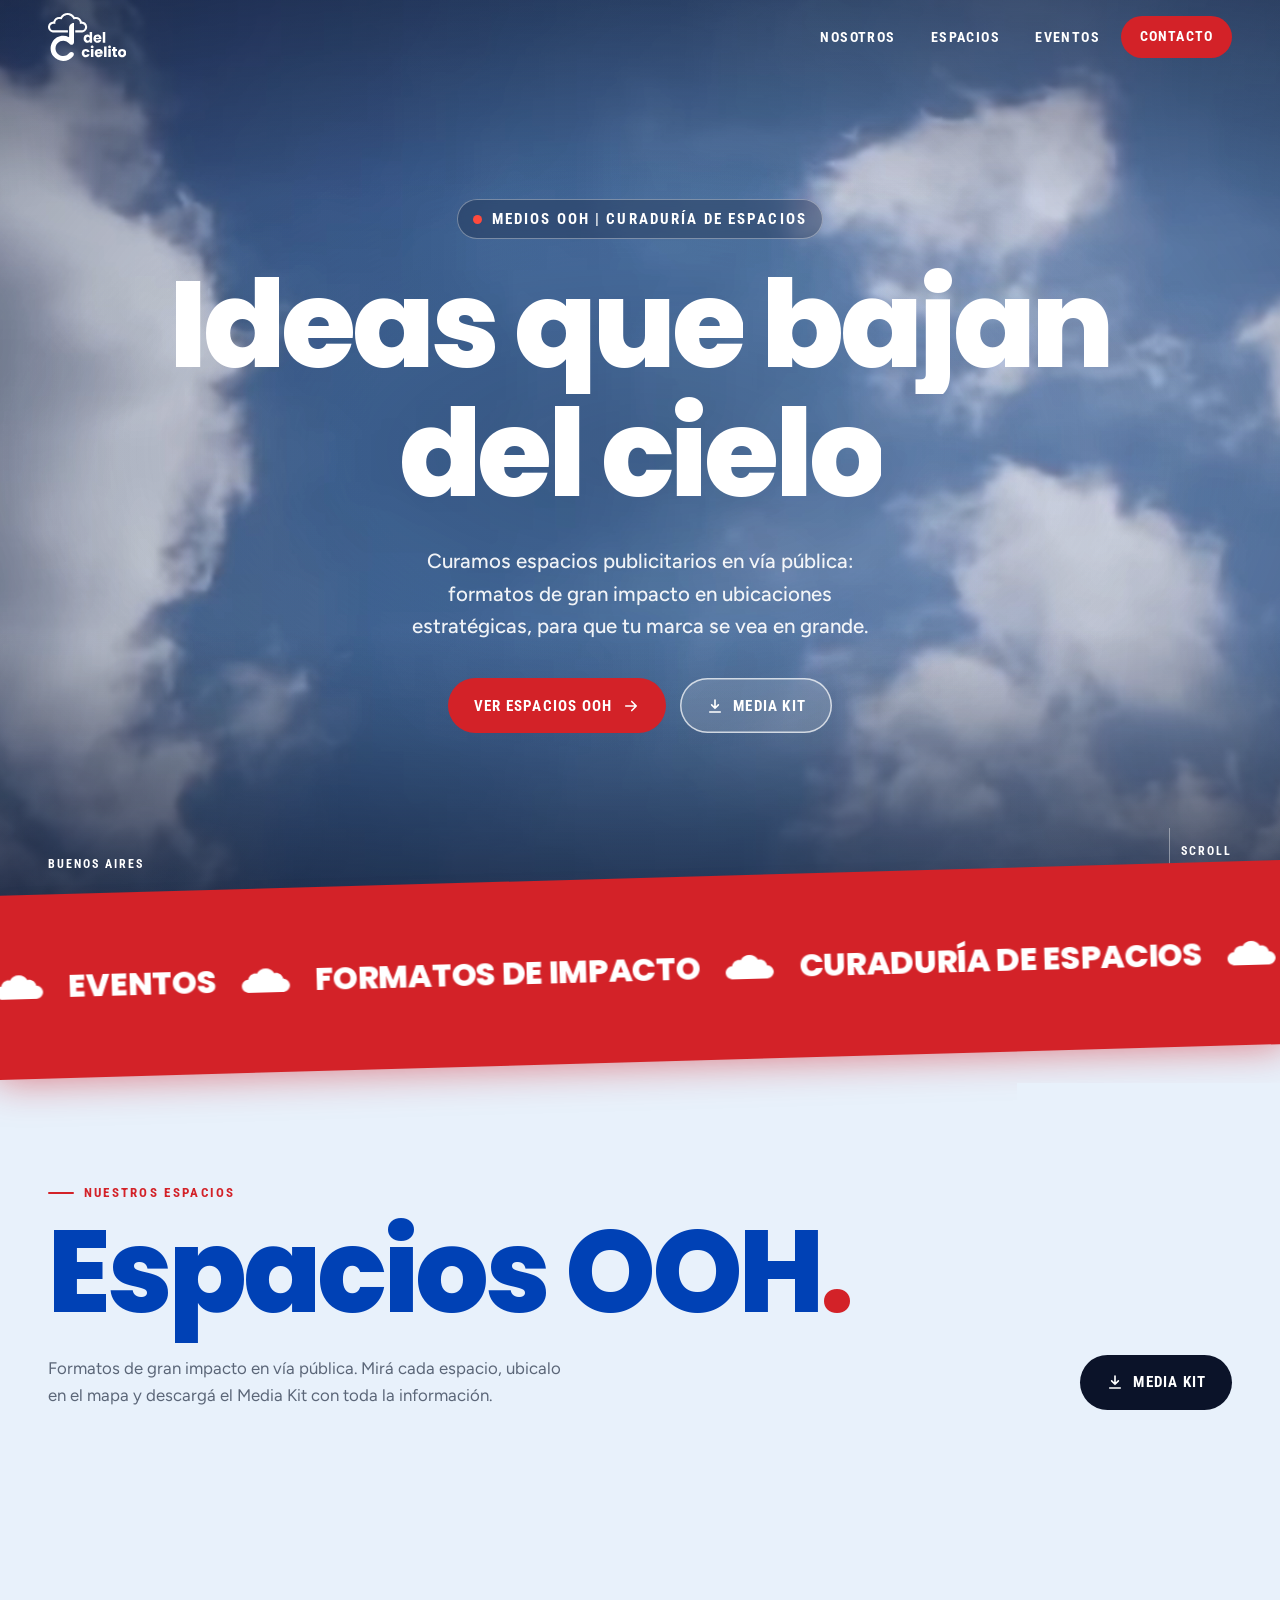
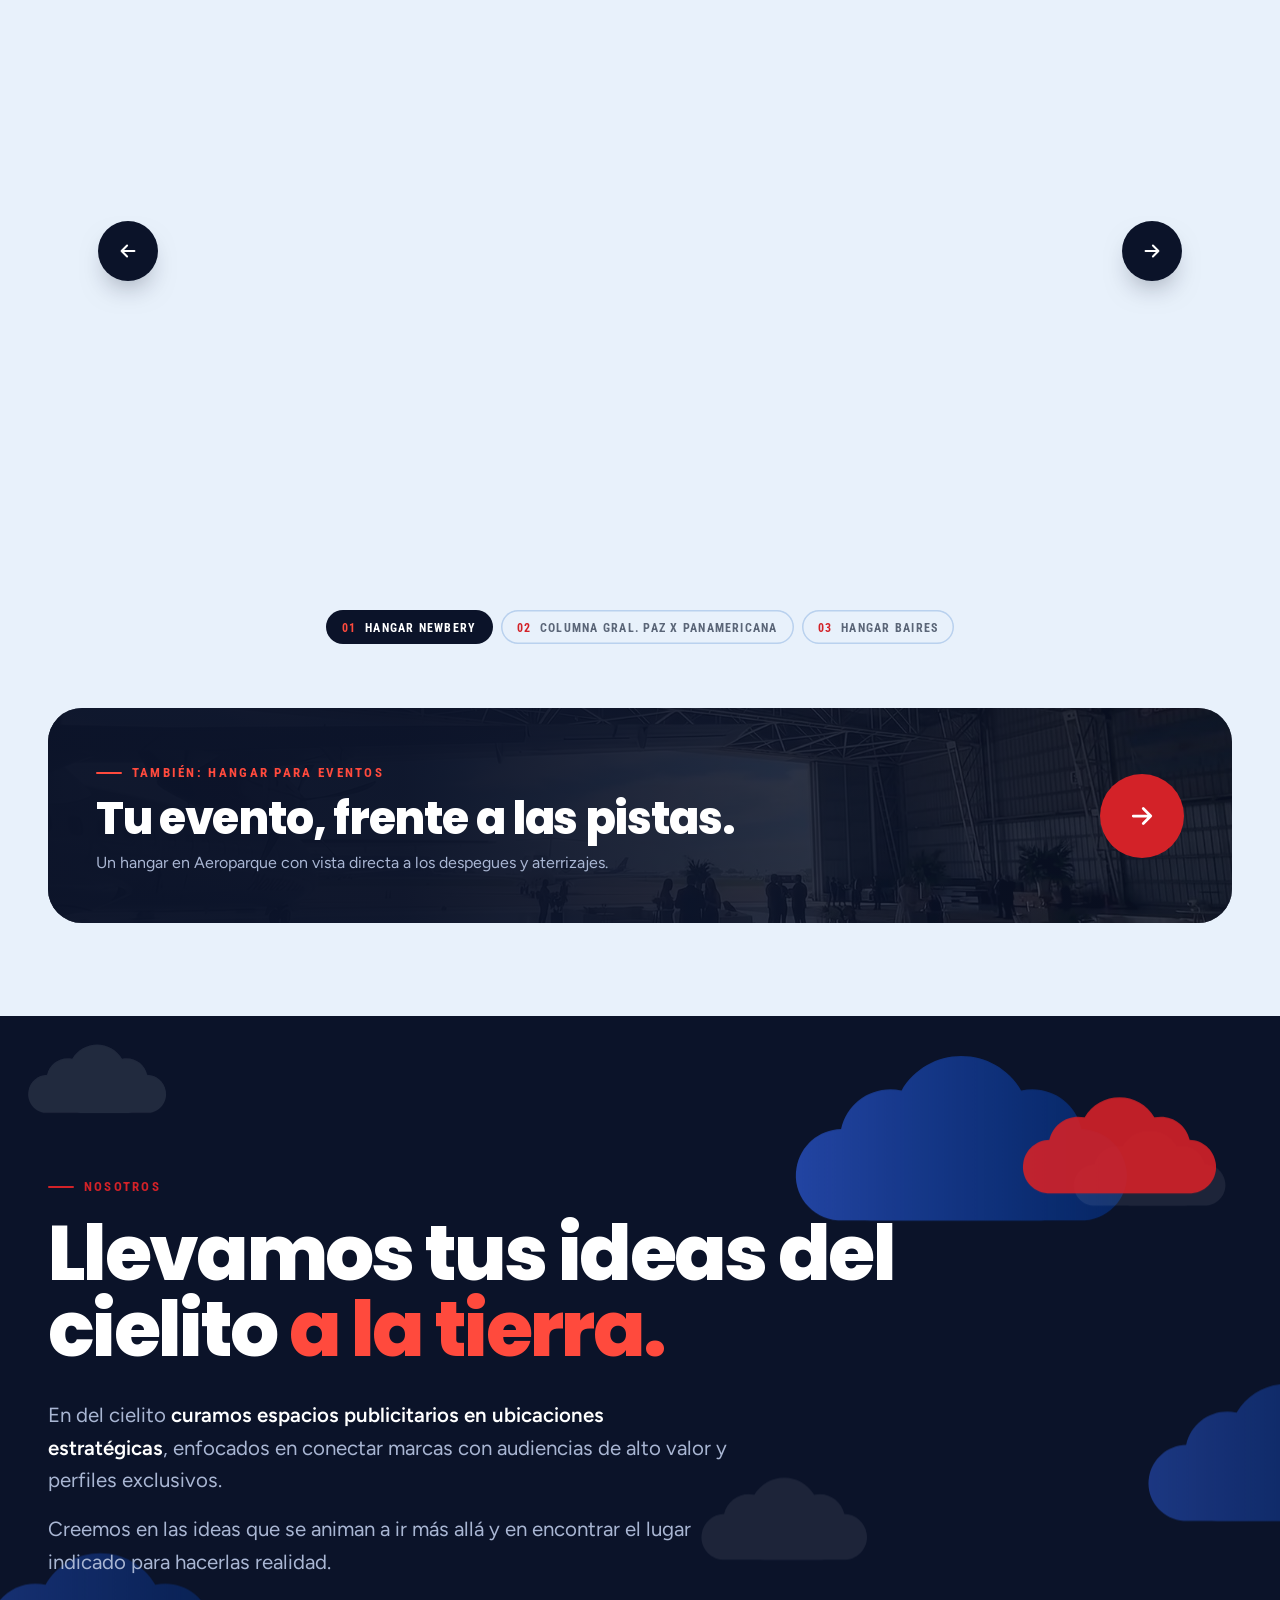
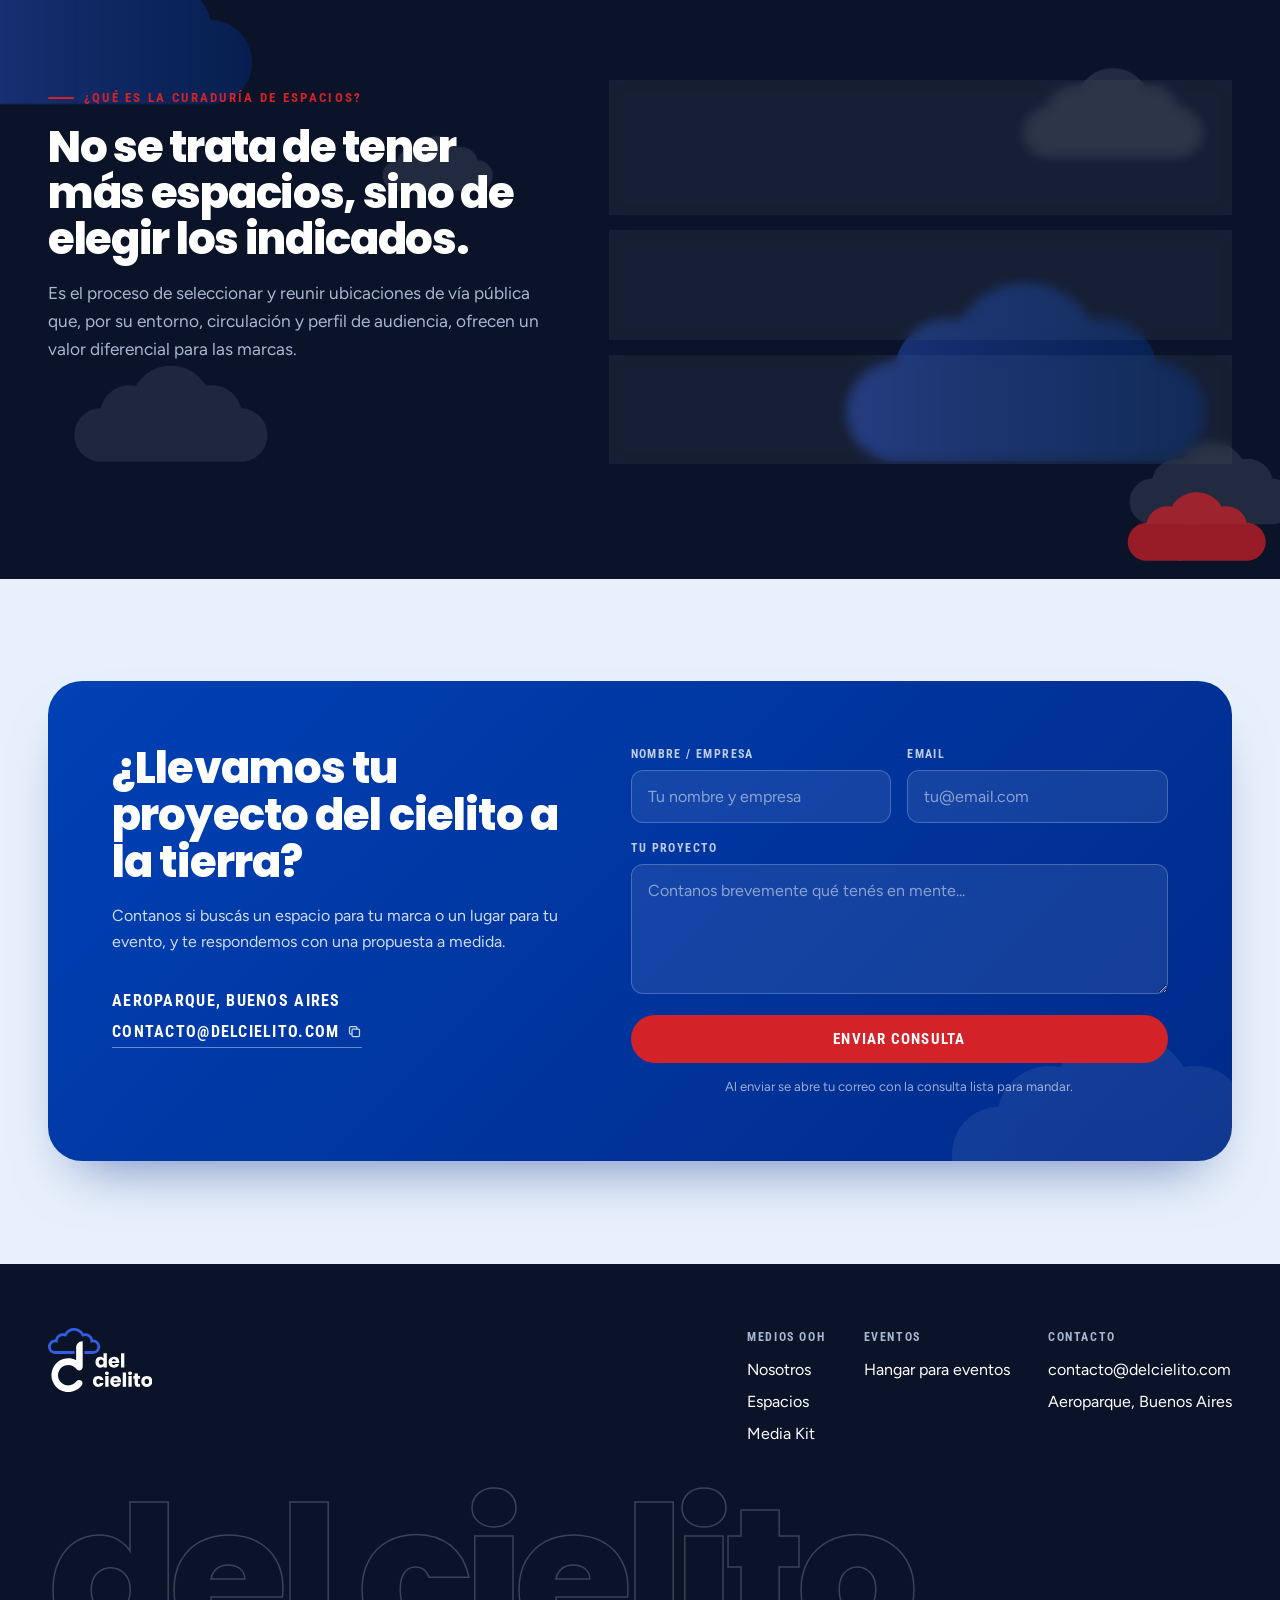
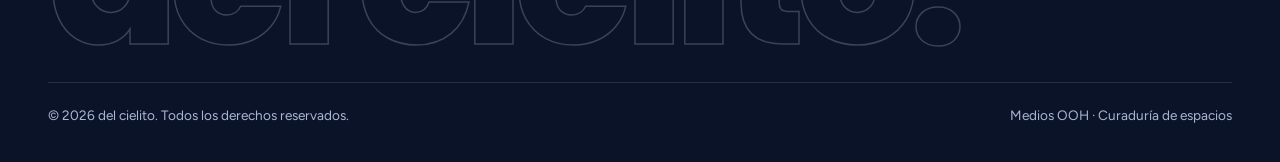
<file: index.html>
<!DOCTYPE html>
<html lang="es">
<head>
  <meta charset="UTF-8">
  <meta name="viewport" content="width=device-width, initial-scale=1.0">
  <title>del cielito — Medios OOH & Curaduría de espacios</title>
  <meta name="description" content="del cielito: medios OOH y curaduría de espacios publicitarios en vía pública. Gran formato en Aeroparque, Buenos Aires, frente a Av. Cantilo y Av. Lugones.">
  <meta name="theme-color" content="#0b1329">
  <link rel="icon" type="image/png" href="Logo.png">
  <link rel="preconnect" href="https://fonts.googleapis.com">
  <link rel="preconnect" href="https://fonts.gstatic.com" crossorigin>
  <link href="https://fonts.googleapis.com/css2?family=Figtree:wght@400;500;600&family=Poppins:wght@700;800&family=Roboto+Condensed:wght@400;700&display=swap" rel="stylesheet">
  <link rel="stylesheet" href="styles.css">
</head>
<body>
  <svg width="0" height="0" style="position:absolute" aria-hidden="true">
    <symbol id="logo" viewBox="0 0 310.31 190.22"><path fill="currentColor" d="M85.32,157.78c3.59-4.68,10.47-4.16,14.04-.78,4.51,4.27,3.83,10.08.05,14.56-10.12,11.98-24.23,18.95-39.82,18.65-15.2-.29-29.38-7.33-38.89-19.64-12.63-16.33-13.84-38.32-3.3-56.04,13.7-23.04,42.07-30.53,66.27-18.75v-37.02c-.02-10.24,8.94-20.33,19.4-19.12l.09,74.61c0,5.28-1.95,9.47-6.72,11.12-4.87,1.68-9.21-.04-12.43-4.17-8.36-10.74-22.89-14.26-35.41-9.09-12.18,5.03-20.15,17.62-18.65,31.34s12.45,24.94,26.12,26.83c11.77,1.63,22.16-3.27,29.27-12.52Z"/><path fill="var(--logo-cloud, currentColor)" d="M154.89,52.3c-1.77-10.4-10.4-17.89-20.9-18.16-2.86-12.84-15.29-20.9-28.35-18.08C99.65,5.84,88.89-.05,77.6,0c-11.29-.05-22.05,5.84-28.04,16.06-13.07-2.81-25.49,5.24-28.35,18.08-10.5.27-19.13,7.77-20.9,18.16-2.11,12.39,6.96,23.66,19.49,24.69,0,0,47.94.25,59.24,0l-.15-8.3-59.59-.24c-6.94-.03-11.65-7.84-11.07-13.81.67-7,6.09-12.24,13.23-12.24,2.58,0,5.14.74,7.81,1.45-1.13-5.22-.28-10.29,2.92-14.28,3.82-4.76,9.65-6.77,15.68-5.35,5.14,1.22,6.01,1.29,6.01,1.29l1.97-3.86c1.77-3.47,4.26-6.55,7.4-8.84,1.84-1.34,3.83-2.39,5.91-3.15.04-.02.09-.03.13-.05.13-.05.25-.09.38-.13,2.53-.81,5.09-1.23,7.6-1.27.11,0,.22,0,.33,0,.11,0,.22,0,.33,0,2.52.04,5.07.46,7.6,1.27.13.04.25.08.38.13.04.01.09.03.13.05,4.77,1.74,9.02,5.01,12.15,9.73l3.14,6.13s.86-.07,6.01-1.29c6.03-1.43,11.87.59,15.68,5.35,3.2,3.99,4.05,9.07,2.92,14.28,2.67-.71,5.23-1.45,7.81-1.45,7.13,0,12.56,5.24,13.23,12.24.57,5.97-4.13,13.78-11.07,13.81l-27.93.07v8.54c9.04-.03,27.43-.07,27.43-.07,12.53-1.03,21.6-12.3,19.49-24.69Z"/><g fill="currentColor"><path d="M143.04,93.01c1.24-2.48,2.92-4.38,5.06-5.71,2.13-1.33,4.51-2,7.14-2,2.09,0,4.01.44,5.74,1.31,1.73.88,3.09,2.06,4.08,3.54v-14.8h9.77v42.28h-9.77v-4.57c-.91,1.52-2.22,2.74-3.91,3.66-1.69.91-3.67,1.37-5.91,1.37-2.63,0-5.01-.68-7.14-2.03-2.13-1.35-3.82-3.28-5.06-5.77-1.24-2.49-1.86-5.38-1.86-8.66s.62-6.15,1.86-8.63ZM163.04,95.93c-1.35-1.41-3-2.11-4.94-2.11s-3.59.7-4.94,2.09c-1.35,1.39-2.03,3.3-2.03,5.74s.68,4.37,2.03,5.8c1.35,1.43,3,2.14,4.94,2.14s3.59-.7,4.94-2.11c1.35-1.41,2.03-3.33,2.03-5.77s-.68-4.36-2.03-5.77Z"/><path d="M211.8,104.04h-22.11c.15,1.98.79,3.49,1.91,4.54,1.12,1.05,2.5,1.57,4.14,1.57,2.44,0,4.13-1.03,5.08-3.08h10.4c-.53,2.09-1.5,3.98-2.89,5.66-1.39,1.68-3.13,2.99-5.23,3.94-2.1.95-4.44,1.43-7.03,1.43-3.12,0-5.9-.67-8.34-2-2.44-1.33-4.34-3.24-5.71-5.71-1.37-2.48-2.06-5.37-2.06-8.68s.68-6.21,2.03-8.68c1.35-2.48,3.25-4.38,5.68-5.71,2.44-1.33,5.24-2,8.4-2s5.83.65,8.23,1.94c2.4,1.3,4.27,3.14,5.63,5.54,1.35,2.4,2.03,5.2,2.03,8.4,0,.91-.06,1.87-.17,2.86ZM201.97,98.61c0-1.68-.57-3.01-1.71-4-1.14-.99-2.57-1.49-4.28-1.49s-3.02.48-4.14,1.43c-1.12.95-1.82,2.3-2.09,4.06h12.23Z"/><path d="M226.88,75.36v42.28h-9.77v-42.28h9.77Z"/><path d="M135.7,150.13c1.35-2.48,3.24-4.38,5.66-5.71,2.42-1.33,5.19-2,8.31-2,4,0,7.34,1.05,10.03,3.14,2.69,2.09,4.45,5.05,5.28,8.86h-10.4c-.88-2.44-2.57-3.66-5.08-3.66-1.79,0-3.22.7-4.28,2.09-1.07,1.39-1.6,3.38-1.6,5.97s.53,4.58,1.6,5.97c1.07,1.39,2.49,2.09,4.28,2.09,2.51,0,4.21-1.22,5.08-3.66h10.4c-.84,3.73-2.61,6.67-5.31,8.8-2.7,2.13-6.04,3.2-10,3.2-3.12,0-5.89-.67-8.31-2-2.42-1.33-4.3-3.24-5.66-5.71-1.35-2.48-2.03-5.37-2.03-8.68s.68-6.21,2.03-8.68Z"/><path d="M170.89,138.04c-1.09-1.01-1.63-2.26-1.63-3.74s.54-2.79,1.63-3.8c1.09-1.01,2.49-1.51,4.2-1.51s3.06.51,4.14,1.51c1.09,1.01,1.63,2.28,1.63,3.8s-.54,2.73-1.63,3.74c-1.09,1.01-2.47,1.51-4.14,1.51s-3.11-.5-4.2-1.51ZM179.95,142.87v31.88h-9.77v-31.88h9.77Z"/><path d="M216.91,161.15h-22.11c.15,1.98.79,3.49,1.91,4.54,1.12,1.05,2.5,1.57,4.14,1.57,2.44,0,4.13-1.03,5.08-3.08h10.4c-.53,2.09-1.5,3.98-2.89,5.66-1.39,1.68-3.13,2.99-5.23,3.94-2.1.95-4.44,1.43-7.03,1.43-3.12,0-5.9-.67-8.34-2-2.44-1.33-4.34-3.24-5.71-5.71-1.37-2.48-2.06-5.37-2.06-8.68s.68-6.21,2.03-8.68c1.35-2.48,3.25-4.38,5.68-5.71,2.44-1.33,5.24-2,8.4-2s5.83.65,8.23,1.94c2.4,1.3,4.27,3.14,5.63,5.54,1.35,2.4,2.03,5.2,2.03,8.4,0,.91-.06,1.87-.17,2.86ZM207.08,155.72c0-1.68-.57-3.01-1.71-4-1.14-.99-2.57-1.49-4.28-1.49s-3.02.48-4.14,1.43c-1.12.95-1.82,2.3-2.09,4.06h12.23Z"/><path d="M231.99,132.47v42.28h-9.77v-42.28h9.77Z"/><path d="M239.79,138.04c-1.09-1.01-1.63-2.26-1.63-3.74s.54-2.79,1.63-3.8c1.09-1.01,2.49-1.51,4.2-1.51s3.06.51,4.14,1.51c1.09,1.01,1.63,2.28,1.63,3.8s-.54,2.73-1.63,3.74c-1.09,1.01-2.47,1.51-4.14,1.51s-3.11-.5-4.2-1.51ZM248.84,142.87v31.88h-9.77v-31.88h9.77Z"/><path d="M273.7,166.47v8.28h-4.97c-3.54,0-6.3-.87-8.28-2.6-1.98-1.73-2.97-4.56-2.97-8.48v-12.68h-3.88v-8.11h3.88v-7.77h9.77v7.77h6.4v8.11h-6.4v12.8c0,.95.23,1.64.69,2.06.46.42,1.22.63,2.29.63h3.48Z"/><path d="M285.21,173.21c-2.49-1.33-4.46-3.24-5.88-5.71-1.43-2.48-2.14-5.37-2.14-8.68s.72-6.16,2.17-8.65c1.45-2.49,3.43-4.41,5.94-5.74,2.51-1.33,5.33-2,8.46-2s5.94.67,8.46,2c2.51,1.33,4.49,3.25,5.94,5.74,1.45,2.49,2.17,5.38,2.17,8.65s-.73,6.16-2.2,8.66c-1.47,2.49-3.47,4.41-6,5.74-2.53,1.33-5.36,2-8.48,2s-5.93-.67-8.43-2ZM298.4,164.69c1.31-1.37,1.97-3.33,1.97-5.88s-.64-4.51-1.91-5.88c-1.28-1.37-2.85-2.06-4.71-2.06s-3.48.68-4.74,2.03c-1.26,1.35-1.89,3.32-1.89,5.91s.62,4.51,1.86,5.88c1.24,1.37,2.79,2.06,4.66,2.06s3.46-.69,4.77-2.06Z"/></g></symbol>
    <symbol id="i-pin" viewBox="0 0 24 24"><path fill="none" stroke="currentColor" stroke-width="2" stroke-linecap="round" stroke-linejoin="round" d="M12 21s-7-6.2-7-11.5A7 7 0 0 1 19 9.5C19 14.8 12 21 12 21z"/><circle cx="12" cy="9.5" r="2.5" fill="none" stroke="currentColor" stroke-width="2"/></symbol>
    <symbol id="i-down" viewBox="0 0 24 24"><path fill="none" stroke="currentColor" stroke-width="2.2" stroke-linecap="round" stroke-linejoin="round" d="M12 4v11m0 0l-4.5-4.5M12 15l4.5-4.5M5 20h14"/></symbol>
    <symbol id="i-arrow" viewBox="0 0 24 24"><path fill="none" stroke="currentColor" stroke-width="2.2" stroke-linecap="round" stroke-linejoin="round" d="M5 12h14m0 0l-6-6m6 6l-6 6"/></symbol>
    <symbol id="i-cloud" viewBox="0 0 155.19 77.1"><path d="M154.89,52.3c-1.77-10.4-10.4-17.89-20.9-18.16-2.86-12.84-15.29-20.9-28.35-18.08C99.65,5.84,88.89-.05,77.6,0c-11.29-.05-22.05,5.84-28.04,16.06-13.07-2.81-25.49,5.24-28.35,18.08-10.5.27-19.13,7.77-20.9,18.16-2.11,12.39,6.96,23.66,19.49,24.69,0,0,36.87.19,53.57.07h34.61c.08,0,.17,0,.26,0h4.77c9.5-.04,22.4-.07,22.4-.07,12.53-1.03,21.6-12.3,19.49-24.69Z"/></symbol>
  </svg>

  <!-- ===================== HEADER ===================== -->
  <header class="site-header" id="siteHeader">
    <div class="nav">
      <a href="#inicio" class="brand" aria-label="del cielito — Inicio">
        <svg viewBox="0 0 310.31 190.22"><use href="#logo"/></svg>
      </a>
      <button class="menu-toggle" id="menuToggle" aria-label="Abrir menú" aria-expanded="false"><span></span></button>
      <nav aria-label="Principal">
        <ul>
          <li><a class="link" href="#nosotros">Nosotros</a></li>
          <li><a class="link" href="#espacios">Espacios</a></li>
          <li><a class="link" href="eventos.html">Eventos</a></li>
          <li><a class="btn" href="#contacto">Contacto</a></li>
        </ul>
      </nav>
    </div>
  </header>

  <main>
  <!-- ===================== HERO (video de nubes) ===================== -->
  <section class="hero" id="inicio">
    <video autoplay muted loop playsinline preload="auto" poster="nubes-poster.jpg" aria-hidden="true">
      <source src="nubes.webm" type="video/webm">
      <source src="nubes.mp4" type="video/mp4">
    </video>
    <div class="hero-content">
      <span class="chip"><span class="pulse"></span>Medios OOH | Curaduría de espacios</span>
      <h1 class="display">
        <span class="w"><span>Ideas</span></span>
        <span class="w"><span style="animation-delay:.08s">que</span></span>
        <span class="w"><span style="animation-delay:.16s">bajan</span></span>
        <span class="w"><span style="animation-delay:.24s">del</span></span>
        <span class="w"><span style="animation-delay:.32s">cielo</span></span>
      </h1>
      <p class="lead">Curamos espacios publicitarios en vía pública: formatos de gran impacto en ubicaciones estratégicas, para que tu marca se vea en grande.</p>
      <div class="hero-ctas">
        <a class="btn" href="#espacios">Ver espacios OOH <svg><use href="#i-arrow"/></svg></a>
        <!-- MEDIA KIT: el PDF es del-cielito-media-kit.pdf (junto a este archivo). Para actualizarlo, reemplazalo con el mismo nombre. -->
        <a class="btn btn-ghost" href="del-cielito-media-kit.pdf" download="Media-Kit-del-cielito.pdf">
          <svg><use href="#i-down"/></svg> Media Kit
        </a>
      </div>
    </div>
    <div class="hero-foot">
      <span class="hide-sm">Buenos Aires</span>
      <a class="scroll-cue" href="#espacios" aria-label="Bajar"><i></i>Scroll</a>
    </div>
  </section>

  <!-- ===================== MARQUESINA ===================== -->
  <div class="marquee" aria-hidden="true">
    <div class="marquee-track">
      <span>
        Curaduría de espacios <svg><use href="#i-cloud"/></svg>
        Medios OOH <svg><use href="#i-cloud"/></svg>
        Eventos <svg><use href="#i-cloud"/></svg>
        Formatos de impacto <svg><use href="#i-cloud"/></svg>
      </span>
    </div>
  </div>

  <!-- ===================== ESPACIOS OOH (carrusel) ===================== -->
  <section class="espacios" id="espacios">
    <div class="wrap">
      <div class="espacios-head">
        <div class="title">
          <span class="kicker reveal">Nuestros espacios</span>
          <h2 class="display reveal" data-delay="1">Espacios OOH<span class="accent">.</span></h2>
        </div>
        <p class="reveal" data-delay="2">Formatos de gran impacto en vía pública. Mirá cada espacio, ubicalo en el mapa y descargá el Media Kit con toda la información.</p>
        <div class="mediakit reveal" data-delay="2">
          <!-- MEDIA KIT: el PDF es del-cielito-media-kit.pdf (junto a este archivo). Para actualizarlo, reemplazalo con el mismo nombre. -->
          <a class="btn btn-ink" href="del-cielito-media-kit.pdf" download="Media-Kit-del-cielito.pdf">
            <svg><use href="#i-down"/></svg> Media Kit
          </a>
        </div>
      </div>
    </div>

    <!--
      CARRUSEL: cada <article class="slide"> es un espacio. No rota solo:
      se navega con las flechas, las pestañas, deslizando o tocando los espacios de los costados.
      Para agregar uno, copiá un bloque completo y cambiá:
        - data-name       → nombre corto (aparece en las pestañas de abajo)
        - src / alt       → foto (subila junto a este archivo, sin carpetas)
        - textos y datos  → la ficha con fondo rojo (.spec.hl) es el dato destacado
        - href de "Ver en Maps" → link de Google Maps con el pin del cartel
    -->
    <div class="carousel reveal" data-carousel role="region" aria-roledescription="carrusel" aria-label="Espacios OOH">
      <div class="carousel-stage">

        <!-- ESPACIO 01 -->
        <article class="slide" data-name="Hangar Newbery" role="group" aria-roledescription="espacio">
          <div class="slide-media" data-cursor="Arrastrá" style="--pos: 50% 48%">
            <span class="tag">Frontlight · Lona mesh</span>
            <img src="hangar-newbery.jpg" alt="Cartel de 50 x 5 metros en la fachada del Hangar Newbery, frente a la autopista en Aeroparque" draggable="false">
          </div>
          <div class="slide-body">
            <div class="slide-info"><span class="slide-count"></span>
            <h3>Hangar Newbery</h3>
            <div class="slide-loc"><svg><use href="#i-pin"/></svg>Aeroparque · Av. Cantilo y Av. Lugones</div>
            <p>Una lona de 50 metros de frente, de cara al corredor norte que une la ciudad con zona norte, sobre Aeroparque. Formato de impacto para intervenir con tu marca.</p></div>
            <div class="slide-data"><div class="specs">
              <div class="spec hl"><strong>6,7 M</strong><span>impactos estimados al mes</span></div>
              <div class="spec"><strong>+220.000</strong><span>vehículos al día</span></div>
              <div class="spec"><strong>50 x 5 m</strong><span>250 m² de superficie</span></div>
            </div>
            <div class="slide-actions">
              <a class="btn btn-outline" href="https://maps.app.goo.gl/SJL4XqPJ4mNVX9gEA" target="_blank" rel="noopener"><svg><use href="#i-pin"/></svg> Ver en Maps</a>
              <a class="btn" href="#contacto" data-tipo="Espacio publicitario en vía pública" data-espacio="Hangar Newbery">Consultar</a>
            </div>
          </div>
          </div>
        </article>

        <!-- ESPACIO 02 -->
        <article class="slide" data-name="Columna Gral. Paz x Panamericana" role="group" aria-roledescription="espacio">
          <div class="slide-media" data-cursor="Arrastrá" style="--pos: 50% 22%">
            <span class="tag">Columna frontlight · Iluminada</span>
            <img src="columna-gral-paz.jpg" alt="Columna publicitaria frontlight en General Paz y Panamericana, de día y de noche" loading="lazy" draggable="false">
          </div>
          <div class="slide-body">
            <div class="slide-info"><span class="slide-count"></span>
            <h3>Columna Gral. Paz x Panamericana</h3>
            <div class="slide-loc"><svg><use href="#i-pin"/></svg>Gral. Paz y Panamericana</div>
            <p>A 30 metros de altura, en el cruce de las dos autopistas. Visible desde la Panamericana, la colectora y la General Paz, en formato frontlight para tener presencia de día y de noche.</p></div>
            <div class="slide-data"><div class="specs">
              <div class="spec hl"><strong>17,1 M</strong><span>circulaciones vehiculares estimadas al mes*</span></div>
              <div class="spec"><strong>16 x 9 m</strong><span>144 m² de superficie</span></div>
              <div class="spec"><strong>30 m</strong><span>de altura</span></div>
            </div>
            <details class="breakdown">
              <summary>Ver detalle de circulaciones</summary>
              <table>
                <tr><th scope="row">Panamericana</th><td>8.066.436</td></tr>
                <tr><th scope="row">General Paz <small>(300.000 diarios estimados)</small></th><td>9.000.000</td></tr>
                <tr><th scope="row">Colectora Panamericana</th><td>Por determinar</td></tr>
                <tr class="total"><th scope="row">Subtotal sin colectora</th><td>17.066.436</td></tr>
              </table>
              <p>*Volumen mensual combinado preliminar, tomando 22 días hábiles y 8 de fin de semana, antes de sumar colectora.</p>
            </details>
            <div class="slide-actions">
              <a class="btn btn-outline" href="https://maps.app.goo.gl/p9vn7sHbW9NvA4dW9" target="_blank" rel="noopener"><svg><use href="#i-pin"/></svg> Ver en Maps</a>
              <a class="btn" href="#contacto" data-tipo="Espacio publicitario en vía pública" data-espacio="Columna Gral. Paz x Panamericana">Consultar</a>
            </div>
          </div>
          </div>
        </article>

        <!-- ESPACIO 03 -->
        <article class="slide" data-name="Hangar Baires" role="group" aria-roledescription="espacio">
          <div class="slide-media" data-cursor="Arrastrá" style="--pos: 50% 40%">
            <span class="tag">Frontlight · Lona mesh</span>
            <img src="hangar-baires.jpg" alt="Cartel de 50 x 5 metros en la fachada del Hangar Baires, frente a la autopista en Aeroparque" loading="lazy" draggable="false">
          </div>
          <div class="slide-body">
            <div class="slide-info"><span class="slide-count"></span>
            <h3>Hangar Baires</h3>
            <div class="slide-loc"><svg><use href="#i-pin"/></svg>Aeroparque · Av. Cantilo y Av. Lugones</div>
            <p>Sobre Av. Lugones, en Aeroparque, un formato de impacto transitado por un público de segmento alto que se mueve entre la ciudad y zona norte. Lona mesh lista para intervenir.</p></div>
            <div class="slide-data"><div class="specs">
              <div class="spec hl"><strong>6,7 M</strong><span>impactos estimados al mes</span></div>
              <div class="spec"><strong>+220.000</strong><span>vehículos al día</span></div>
              <div class="spec"><strong>50 x 5 m</strong><span>250 m² de superficie</span></div>
            </div>
            <div class="slide-actions">
              <a class="btn btn-outline" href="https://maps.app.goo.gl/ZuuAG7JS4tPkSgT77" target="_blank" rel="noopener"><svg><use href="#i-pin"/></svg> Ver en Maps</a>
              <a class="btn" href="#contacto" data-tipo="Espacio publicitario en vía pública" data-espacio="Hangar Baires">Consultar</a>
            </div>
          </div>
          </div>
        </article>

      </div>
      <button class="arrow" type="button" data-prev aria-label="Espacio anterior"><svg style="transform:scaleX(-1)"><use href="#i-arrow"/></svg></button>
      <button class="arrow" type="button" data-next aria-label="Espacio siguiente"><svg><use href="#i-arrow"/></svg></button>
      <div class="carousel-tabs" aria-label="Elegí un espacio"></div>
    </div>
  </section>

  
<!-- ===================== EVENTOS (acceso a la segunda hoja) ===================== -->
  <section class="teaser">
    <div class="wrap">
      <a class="teaser-card reveal" href="eventos.html" data-cursor="Ver">
        <img src="hangar-1.jpg" alt="" loading="lazy">
        <div>
          <span class="kicker">También: hangar para eventos</span>
          <h3>Tu evento, frente a las pistas.</h3>
          <p>Un hangar en Aeroparque con vista directa a los despegues y aterrizajes.</p>
        </div>
        <span class="teaser-go" aria-hidden="true"><svg><use href="#i-arrow"/></svg></span>
      </a>
    </div>
  </section>

  <!-- ===================== NOSOTROS + CURADURÍA (nubes interactivas) ===================== -->
  <section class="nosotros on-ink" id="nosotros">
    <canvas class="cloud-canvas" aria-hidden="true"></canvas>
    <div class="wrap">
      <div class="manifesto">
        <span class="kicker reveal">Nosotros</span>
        <h2 class="display reveal" data-delay="1">Llevamos tus ideas del cielito <span class="accent">a la tierra.</span></h2>
        <p class="reveal" data-delay="2">En del cielito <strong>curamos espacios publicitarios en ubicaciones estratégicas</strong>, enfocados en conectar marcas con audiencias de alto valor y perfiles exclusivos.</p>
        <p class="reveal" data-delay="3" style="margin-top:1rem">Creemos en las ideas que se animan a ir más allá y en encontrar el lugar indicado para hacerlas realidad.</p>
      </div>

      <div class="curaduria">
        <div class="intro reveal">
          <span class="kicker">¿Qué es la curaduría de espacios?</span>
          <h3>No se trata de tener más espacios, sino de elegir los indicados.</h3>
          <p>Es el proceso de seleccionar y reunir ubicaciones de vía pública que, por su entorno, circulación y perfil de audiencia, ofrecen un valor diferencial para las marcas.</p>
        </div>
        <div class="pillars">
          <div class="pillar reveal" data-delay="1">
            <svg class="pillar-icon" aria-hidden="true"><use href="#i-pin"/></svg>
            <div><h4>Espacios estratégicos</h4><p>Ubicaciones elegidas por su entorno y por la circulación que reciben todos los días.</p></div>
          </div>
          <div class="pillar reveal" data-delay="2">
            <svg class="pillar-icon" aria-hidden="true" viewBox="0 0 24 24"><g fill="none" stroke="currentColor" stroke-width="2" stroke-linecap="round" stroke-linejoin="round"><circle cx="9" cy="8" r="3.2"/><path d="M3 20c.6-3.4 3-5.5 6-5.5s5.4 2.1 6 5.5"/><path d="M16 5.2a3 3 0 0 1 0 5.6M18 14.8c1.6.8 2.7 2.6 3 5.2"/></g></svg>
            <div><h4>Audiencias de valor</h4><p>Perfiles de audiencia que suman valor real a cada marca.</p></div>
          </div>
          <div class="pillar reveal" data-delay="3">
            <svg class="pillar-icon" aria-hidden="true" viewBox="0 0 24 24"><path fill="none" stroke="currentColor" stroke-width="2" stroke-linejoin="round" d="M12 2.8l2.6 5.6 6 .7-4.5 4.1 1.2 6-5.3-3-5.3 3 1.2-6-4.5-4.1 6-.7z"/></svg>
            <div><h4>Oportunidades para destacarse</h4><p>Formatos de impacto para que las marcas se vean en grande.</p></div>
          </div>
        </div>
      </div>
    </div>
  </section>

  <!-- ===================== CONTACTO ===================== -->
  <section class="contacto" id="contacto">
    <div class="wrap">
      <div class="contact-wrapper reveal">
        <div class="contact-info">
          <h2>¿Llevamos tu proyecto del cielito a la tierra?</h2>
          <p>Contanos si buscás un espacio para tu marca o un lugar para tu evento, y te respondemos con una propuesta a medida.</p>
          <div class="contact-data">
            <p>AEROPARQUE, BUENOS AIRES<br><button type="button" class="copy-mail" data-copy="contacto@delcielito.com" aria-label="Copiar el mail contacto@delcielito.com">CONTACTO@DELCIELITO.COM <svg viewBox="0 0 24 24" aria-hidden="true"><rect x="8" y="8" width="12" height="12" rx="2" fill="none" stroke="currentColor" stroke-width="2"/><path d="M16 8V6a2 2 0 0 0-2-2H6a2 2 0 0 0-2 2v8a2 2 0 0 0 2 2h2" fill="none" stroke="currentColor" stroke-width="2"/></svg></button></p>
          </div>
        </div>
        <form class="contact-form" id="contactForm">
          <div class="form-row">
            <div class="form-group">
              <label for="f-nombre">Nombre / Empresa</label>
              <input id="f-nombre" type="text" placeholder="Tu nombre y empresa" required>
            </div>
            <div class="form-group">
              <label for="f-email">Email</label>
              <input id="f-email" type="email" placeholder="tu@email.com" required>
            </div>
          </div>
          <div class="form-group">
            <label for="f-mensaje">Tu proyecto</label>
            <textarea id="f-mensaje" rows="4" placeholder="Contanos brevemente qué tenés en mente..." required></textarea>
          </div>
          <button type="submit" class="btn btn-submit">Enviar consulta</button>
          <p class="form-note">Al enviar se abre tu correo con la consulta lista para mandar.</p>
        </form>
      </div>
    </div>
  </section>
  </main>

  <!-- ===================== FOOTER ===================== -->
  <footer class="site-footer">
    <div class="wrap">
      <div class="footer-top">
        <a href="#inicio" class="brand" aria-label="del cielito — Inicio" style="--logo-cloud:var(--blue)"><svg viewBox="0 0 310.31 190.22"><use href="#logo"/></svg></a>
        <div class="footer-links">
          <div><b>Medios OOH</b><a href="#nosotros">Nosotros</a><a href="#espacios">Espacios</a><a href="del-cielito-media-kit.pdf" download="Media-Kit-del-cielito.pdf">Media Kit</a></div>
          <div><b>Eventos</b><a href="eventos.html">Hangar para eventos</a></div>
          <div><b>Contacto</b><button type="button" class="copy-mail footer-copy" data-copy="contacto@delcielito.com" aria-label="Copiar el mail contacto@delcielito.com">contacto@delcielito.com</button><span>Aeroparque, Buenos Aires</span></div>
        </div>
      </div>
      <div class="footer-big" aria-hidden="true">del cielito.</div>
      <div class="footer-bottom">
        <span>© <span id="year">2026</span> del cielito. Todos los derechos reservados.</span>
        <span>Medios OOH · Curaduría de espacios</span>
      </div>
    </div>
  </footer>

  <div class="toast" id="toast" role="status" aria-live="polite"></div>
  <script src="main.js"></script>
</body>
</html>
</file>
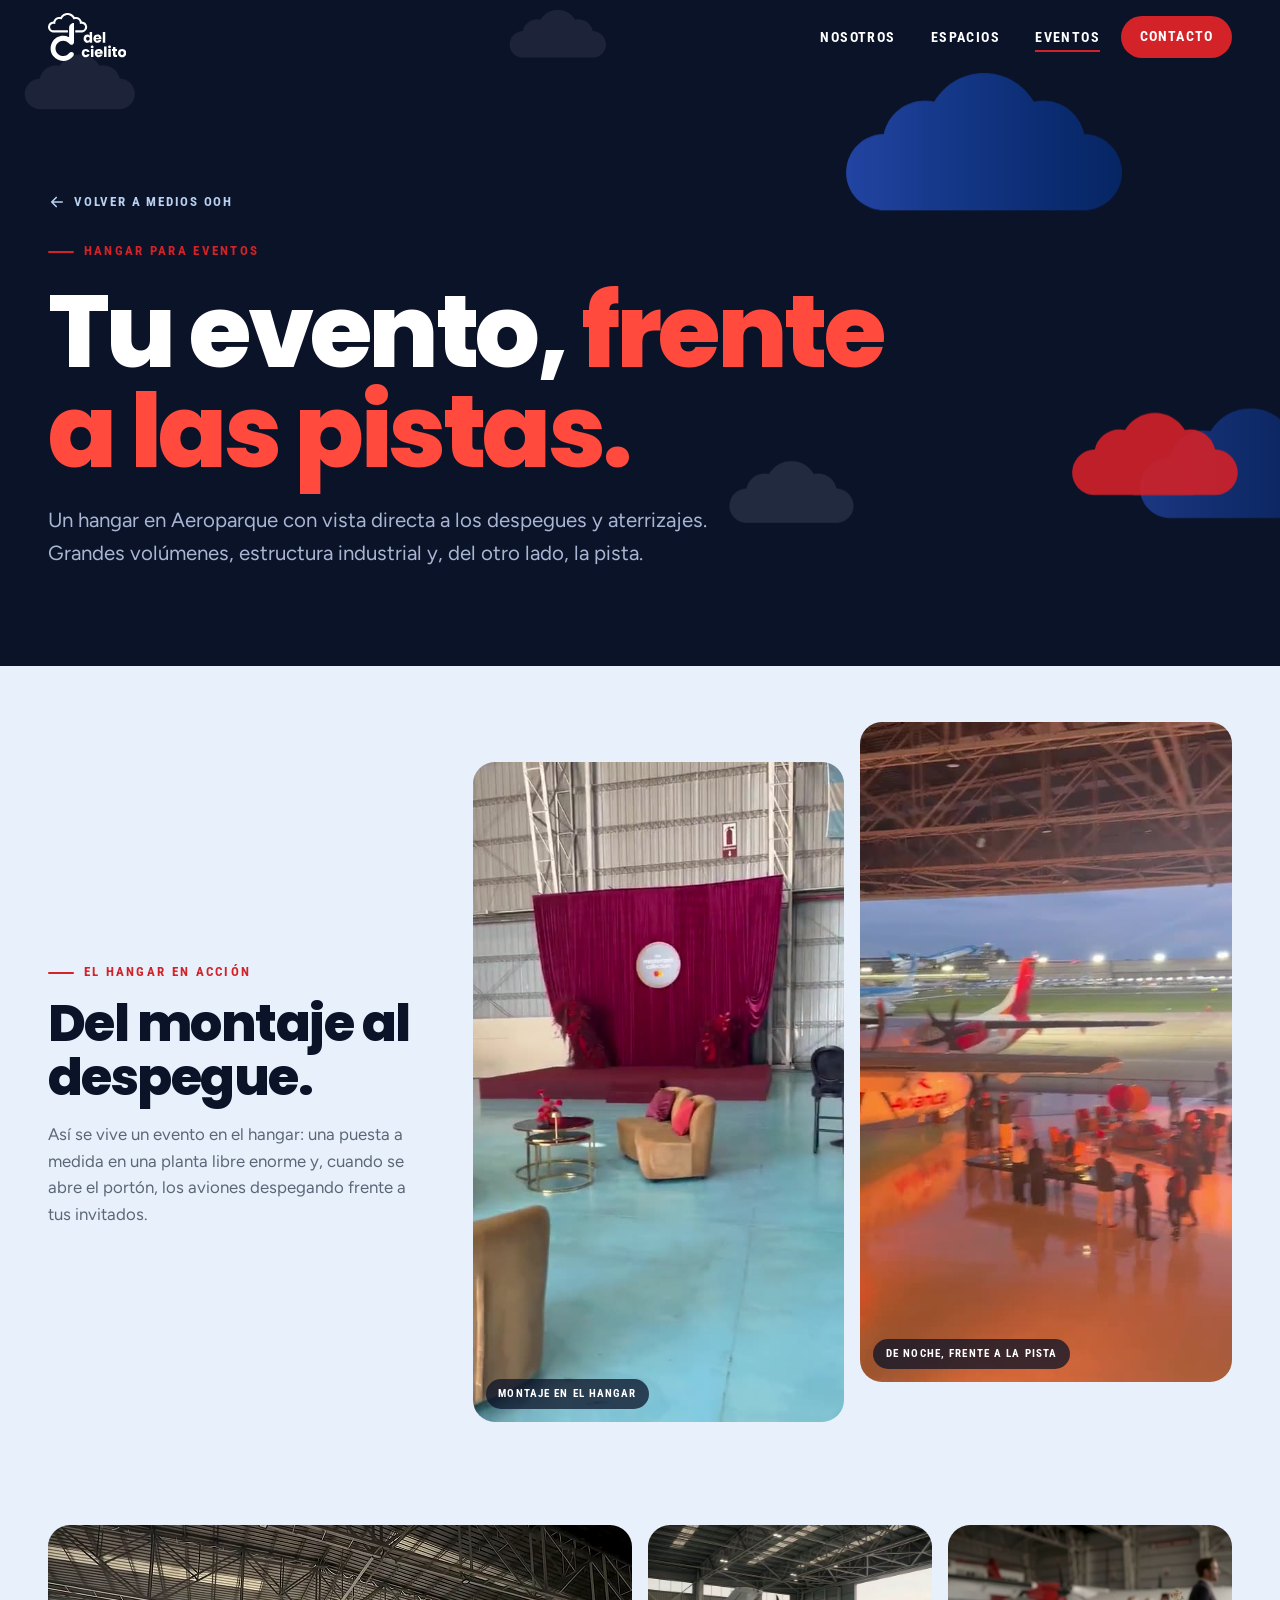
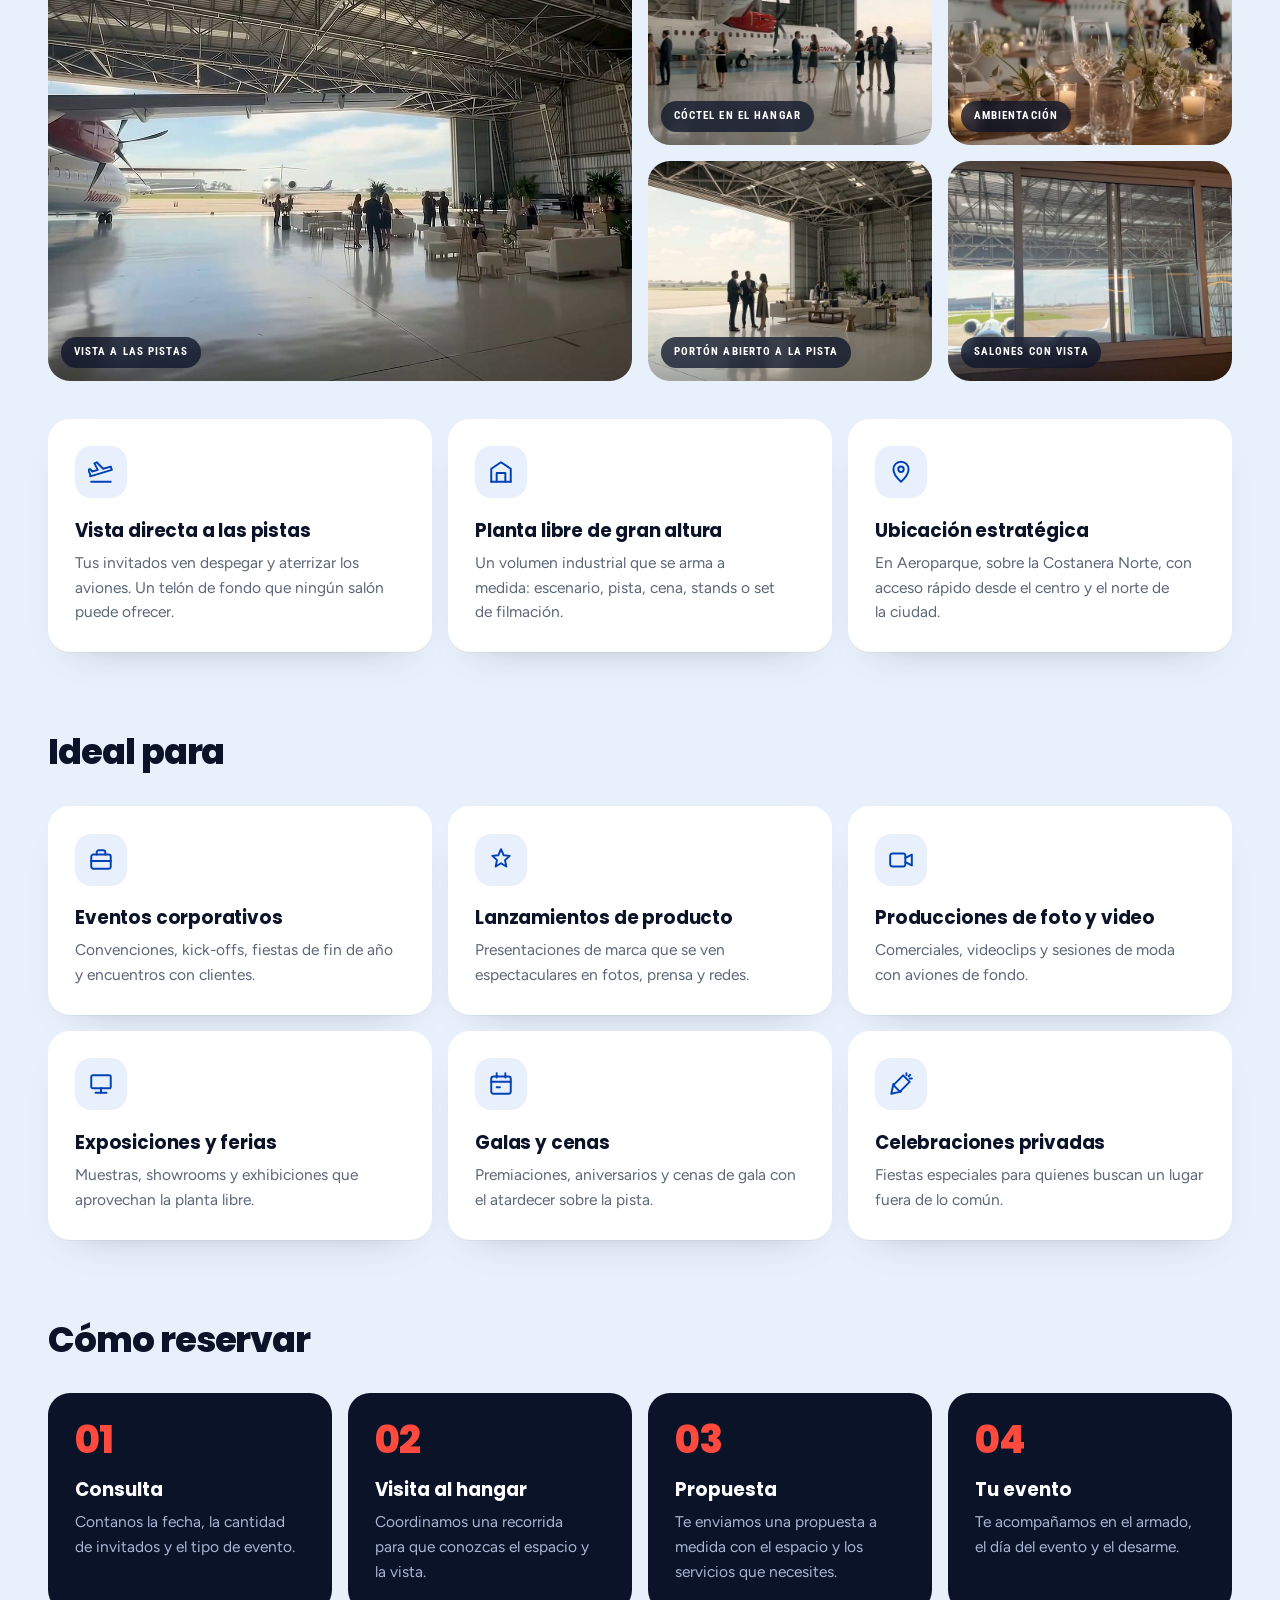
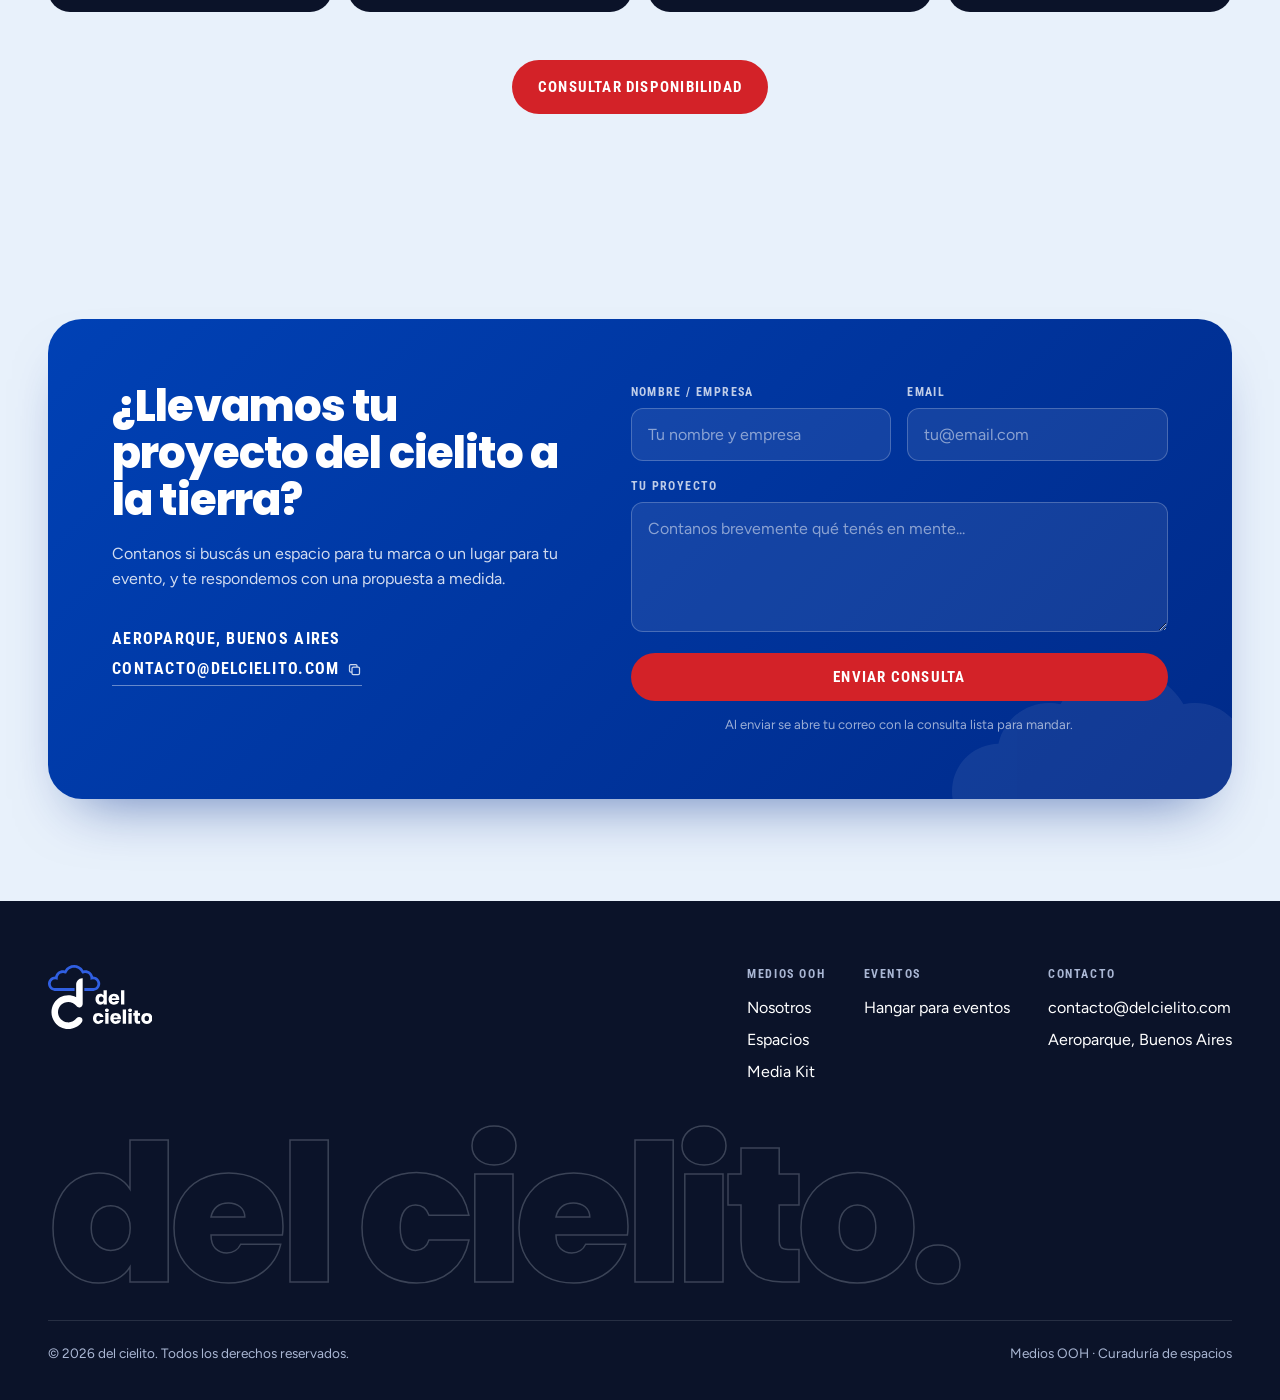
<file: eventos.html>
<!DOCTYPE html>
<html lang="es">
<head>
  <meta charset="UTF-8">
  <meta name="viewport" content="width=device-width, initial-scale=1.0">
  <title>Eventos en el hangar — del cielito</title>
  <meta name="description" content="Hangar para eventos en Aeroparque, Buenos Aires, con vista directa a las pistas: eventos corporativos, lanzamientos, producciones, galas y celebraciones.">
  <meta name="theme-color" content="#0b1329">
  <link rel="icon" type="image/png" href="Logo.png">
  <link rel="preconnect" href="https://fonts.googleapis.com">
  <link rel="preconnect" href="https://fonts.gstatic.com" crossorigin>
  <link href="https://fonts.googleapis.com/css2?family=Figtree:wght@400;500;600&family=Poppins:wght@700;800&family=Roboto+Condensed:wght@400;700&display=swap" rel="stylesheet">
  <link rel="stylesheet" href="styles.css">
</head>
<body>
  <svg width="0" height="0" style="position:absolute" aria-hidden="true">
    <symbol id="logo" viewBox="0 0 310.31 190.22"><path fill="currentColor" d="M85.32,157.78c3.59-4.68,10.47-4.16,14.04-.78,4.51,4.27,3.83,10.08.05,14.56-10.12,11.98-24.23,18.95-39.82,18.65-15.2-.29-29.38-7.33-38.89-19.64-12.63-16.33-13.84-38.32-3.3-56.04,13.7-23.04,42.07-30.53,66.27-18.75v-37.02c-.02-10.24,8.94-20.33,19.4-19.12l.09,74.61c0,5.28-1.95,9.47-6.72,11.12-4.87,1.68-9.21-.04-12.43-4.17-8.36-10.74-22.89-14.26-35.41-9.09-12.18,5.03-20.15,17.62-18.65,31.34s12.45,24.94,26.12,26.83c11.77,1.63,22.16-3.27,29.27-12.52Z"/><path fill="var(--logo-cloud, currentColor)" d="M154.89,52.3c-1.77-10.4-10.4-17.89-20.9-18.16-2.86-12.84-15.29-20.9-28.35-18.08C99.65,5.84,88.89-.05,77.6,0c-11.29-.05-22.05,5.84-28.04,16.06-13.07-2.81-25.49,5.24-28.35,18.08-10.5.27-19.13,7.77-20.9,18.16-2.11,12.39,6.96,23.66,19.49,24.69,0,0,47.94.25,59.24,0l-.15-8.3-59.59-.24c-6.94-.03-11.65-7.84-11.07-13.81.67-7,6.09-12.24,13.23-12.24,2.58,0,5.14.74,7.81,1.45-1.13-5.22-.28-10.29,2.92-14.28,3.82-4.76,9.65-6.77,15.68-5.35,5.14,1.22,6.01,1.29,6.01,1.29l1.97-3.86c1.77-3.47,4.26-6.55,7.4-8.84,1.84-1.34,3.83-2.39,5.91-3.15.04-.02.09-.03.13-.05.13-.05.25-.09.38-.13,2.53-.81,5.09-1.23,7.6-1.27.11,0,.22,0,.33,0,.11,0,.22,0,.33,0,2.52.04,5.07.46,7.6,1.27.13.04.25.08.38.13.04.01.09.03.13.05,4.77,1.74,9.02,5.01,12.15,9.73l3.14,6.13s.86-.07,6.01-1.29c6.03-1.43,11.87.59,15.68,5.35,3.2,3.99,4.05,9.07,2.92,14.28,2.67-.71,5.23-1.45,7.81-1.45,7.13,0,12.56,5.24,13.23,12.24.57,5.97-4.13,13.78-11.07,13.81l-27.93.07v8.54c9.04-.03,27.43-.07,27.43-.07,12.53-1.03,21.6-12.3,19.49-24.69Z"/><g fill="currentColor"><path d="M143.04,93.01c1.24-2.48,2.92-4.38,5.06-5.71,2.13-1.33,4.51-2,7.14-2,2.09,0,4.01.44,5.74,1.31,1.73.88,3.09,2.06,4.08,3.54v-14.8h9.77v42.28h-9.77v-4.57c-.91,1.52-2.22,2.74-3.91,3.66-1.69.91-3.67,1.37-5.91,1.37-2.63,0-5.01-.68-7.14-2.03-2.13-1.35-3.82-3.28-5.06-5.77-1.24-2.49-1.86-5.38-1.86-8.66s.62-6.15,1.86-8.63ZM163.04,95.93c-1.35-1.41-3-2.11-4.94-2.11s-3.59.7-4.94,2.09c-1.35,1.39-2.03,3.3-2.03,5.74s.68,4.37,2.03,5.8c1.35,1.43,3,2.14,4.94,2.14s3.59-.7,4.94-2.11c1.35-1.41,2.03-3.33,2.03-5.77s-.68-4.36-2.03-5.77Z"/><path d="M211.8,104.04h-22.11c.15,1.98.79,3.49,1.91,4.54,1.12,1.05,2.5,1.57,4.14,1.57,2.44,0,4.13-1.03,5.08-3.08h10.4c-.53,2.09-1.5,3.98-2.89,5.66-1.39,1.68-3.13,2.99-5.23,3.94-2.1.95-4.44,1.43-7.03,1.43-3.12,0-5.9-.67-8.34-2-2.44-1.33-4.34-3.24-5.71-5.71-1.37-2.48-2.06-5.37-2.06-8.68s.68-6.21,2.03-8.68c1.35-2.48,3.25-4.38,5.68-5.71,2.44-1.33,5.24-2,8.4-2s5.83.65,8.23,1.94c2.4,1.3,4.27,3.14,5.63,5.54,1.35,2.4,2.03,5.2,2.03,8.4,0,.91-.06,1.87-.17,2.86ZM201.97,98.61c0-1.68-.57-3.01-1.71-4-1.14-.99-2.57-1.49-4.28-1.49s-3.02.48-4.14,1.43c-1.12.95-1.82,2.3-2.09,4.06h12.23Z"/><path d="M226.88,75.36v42.28h-9.77v-42.28h9.77Z"/><path d="M135.7,150.13c1.35-2.48,3.24-4.38,5.66-5.71,2.42-1.33,5.19-2,8.31-2,4,0,7.34,1.05,10.03,3.14,2.69,2.09,4.45,5.05,5.28,8.86h-10.4c-.88-2.44-2.57-3.66-5.08-3.66-1.79,0-3.22.7-4.28,2.09-1.07,1.39-1.6,3.38-1.6,5.97s.53,4.58,1.6,5.97c1.07,1.39,2.49,2.09,4.28,2.09,2.51,0,4.21-1.22,5.08-3.66h10.4c-.84,3.73-2.61,6.67-5.31,8.8-2.7,2.13-6.04,3.2-10,3.2-3.12,0-5.89-.67-8.31-2-2.42-1.33-4.3-3.24-5.66-5.71-1.35-2.48-2.03-5.37-2.03-8.68s.68-6.21,2.03-8.68Z"/><path d="M170.89,138.04c-1.09-1.01-1.63-2.26-1.63-3.74s.54-2.79,1.63-3.8c1.09-1.01,2.49-1.51,4.2-1.51s3.06.51,4.14,1.51c1.09,1.01,1.63,2.28,1.63,3.8s-.54,2.73-1.63,3.74c-1.09,1.01-2.47,1.51-4.14,1.51s-3.11-.5-4.2-1.51ZM179.95,142.87v31.88h-9.77v-31.88h9.77Z"/><path d="M216.91,161.15h-22.11c.15,1.98.79,3.49,1.91,4.54,1.12,1.05,2.5,1.57,4.14,1.57,2.44,0,4.13-1.03,5.08-3.08h10.4c-.53,2.09-1.5,3.98-2.89,5.66-1.39,1.68-3.13,2.99-5.23,3.94-2.1.95-4.44,1.43-7.03,1.43-3.12,0-5.9-.67-8.34-2-2.44-1.33-4.34-3.24-5.71-5.71-1.37-2.48-2.06-5.37-2.06-8.68s.68-6.21,2.03-8.68c1.35-2.48,3.25-4.38,5.68-5.71,2.44-1.33,5.24-2,8.4-2s5.83.65,8.23,1.94c2.4,1.3,4.27,3.14,5.63,5.54,1.35,2.4,2.03,5.2,2.03,8.4,0,.91-.06,1.87-.17,2.86ZM207.08,155.72c0-1.68-.57-3.01-1.71-4-1.14-.99-2.57-1.49-4.28-1.49s-3.02.48-4.14,1.43c-1.12.95-1.82,2.3-2.09,4.06h12.23Z"/><path d="M231.99,132.47v42.28h-9.77v-42.28h9.77Z"/><path d="M239.79,138.04c-1.09-1.01-1.63-2.26-1.63-3.74s.54-2.79,1.63-3.8c1.09-1.01,2.49-1.51,4.2-1.51s3.06.51,4.14,1.51c1.09,1.01,1.63,2.28,1.63,3.8s-.54,2.73-1.63,3.74c-1.09,1.01-2.47,1.51-4.14,1.51s-3.11-.5-4.2-1.51ZM248.84,142.87v31.88h-9.77v-31.88h9.77Z"/><path d="M273.7,166.47v8.28h-4.97c-3.54,0-6.3-.87-8.28-2.6-1.98-1.73-2.97-4.56-2.97-8.48v-12.68h-3.88v-8.11h3.88v-7.77h9.77v7.77h6.4v8.11h-6.4v12.8c0,.95.23,1.64.69,2.06.46.42,1.22.63,2.29.63h3.48Z"/><path d="M285.21,173.21c-2.49-1.33-4.46-3.24-5.88-5.71-1.43-2.48-2.14-5.37-2.14-8.68s.72-6.16,2.17-8.65c1.45-2.49,3.43-4.41,5.94-5.74,2.51-1.33,5.33-2,8.46-2s5.94.67,8.46,2c2.51,1.33,4.49,3.25,5.94,5.74,1.45,2.49,2.17,5.38,2.17,8.65s-.73,6.16-2.2,8.66c-1.47,2.49-3.47,4.41-6,5.74-2.53,1.33-5.36,2-8.48,2s-5.93-.67-8.43-2ZM298.4,164.69c1.31-1.37,1.97-3.33,1.97-5.88s-.64-4.51-1.91-5.88c-1.28-1.37-2.85-2.06-4.71-2.06s-3.48.68-4.74,2.03c-1.26,1.35-1.89,3.32-1.89,5.91s.62,4.51,1.86,5.88c1.24,1.37,2.79,2.06,4.66,2.06s3.46-.69,4.77-2.06Z"/></g></symbol>
    <symbol id="i-pin" viewBox="0 0 24 24"><path fill="none" stroke="currentColor" stroke-width="2" stroke-linecap="round" stroke-linejoin="round" d="M12 21s-7-6.2-7-11.5A7 7 0 0 1 19 9.5C19 14.8 12 21 12 21z"/><circle cx="12" cy="9.5" r="2.5" fill="none" stroke="currentColor" stroke-width="2"/></symbol>
    <symbol id="i-down" viewBox="0 0 24 24"><path fill="none" stroke="currentColor" stroke-width="2.2" stroke-linecap="round" stroke-linejoin="round" d="M12 4v11m0 0l-4.5-4.5M12 15l4.5-4.5M5 20h14"/></symbol>
    <symbol id="i-arrow" viewBox="0 0 24 24"><path fill="none" stroke="currentColor" stroke-width="2.2" stroke-linecap="round" stroke-linejoin="round" d="M5 12h14m0 0l-6-6m6 6l-6 6"/></symbol>
    <symbol id="i-cloud" viewBox="0 0 155.19 77.1"><path d="M154.89,52.3c-1.77-10.4-10.4-17.89-20.9-18.16-2.86-12.84-15.29-20.9-28.35-18.08C99.65,5.84,88.89-.05,77.6,0c-11.29-.05-22.05,5.84-28.04,16.06-13.07-2.81-25.49,5.24-28.35,18.08-10.5.27-19.13,7.77-20.9,18.16-2.11,12.39,6.96,23.66,19.49,24.69,0,0,36.87.19,53.57.07h34.61c.08,0,.17,0,.26,0h4.77c9.5-.04,22.4-.07,22.4-.07,12.53-1.03,21.6-12.3,19.49-24.69Z"/></symbol>
  </svg>

  <!-- ===================== HEADER ===================== -->
  <header class="site-header" id="siteHeader">
    <div class="nav">
      <a href="index.html" class="brand" aria-label="del cielito — Inicio">
        <svg viewBox="0 0 310.31 190.22"><use href="#logo"/></svg>
      </a>
      <button class="menu-toggle" id="menuToggle" aria-label="Abrir menú" aria-expanded="false"><span></span></button>
      <nav aria-label="Principal">
        <ul>
          <li><a class="link" href="index.html#nosotros">Nosotros</a></li>
          <li><a class="link" href="index.html#espacios">Espacios</a></li>
          <li><a class="link active" href="eventos.html" aria-current="page">Eventos</a></li>
          <li><a class="btn" href="#contacto">Contacto</a></li>
        </ul>
      </nav>
    </div>
  </header>

  <main>
  <!-- ===================== HERO EVENTOS ===================== -->
  <section class="ev-hero on-ink">
    <canvas class="cloud-canvas" data-layout="short" aria-hidden="true"></canvas>
    <div class="wrap">
      <a class="back-link" href="index.html"><svg viewBox="0 0 24 24" style="transform:scaleX(-1)"><use href="#i-arrow"/></svg>Volver a Medios OOH</a>
      <span class="kicker" style="display:flex">Hangar para eventos</span>
      <h1 class="display">Tu evento, <span class="accent">frente a las pistas.</span></h1>
      <p>Un hangar en Aeroparque con vista directa a los despegues y aterrizajes. Grandes volúmenes, estructura industrial y, del otro lado, la pista.</p>
    </div>
  </section>

  <!-- ===================== EN VIDEO ===================== -->
  <section class="ev-videos">
    <div class="wrap">
      <div class="ev-videos-grid">
        <div class="ev-videos-text reveal">
          <span class="kicker">El hangar en acción</span>
          <h2>Del montaje al despegue.</h2>
          <p>Así se vive un evento en el hangar: una puesta a medida en una planta libre enorme y, cuando se abre el portón, los aviones despegando frente a tus invitados.</p>
        </div>
        <figure class="ev-video reveal" data-delay="1">
          <video muted loop playsinline preload="none" poster="evento-montaje.jpg" data-autoplay aria-label="Montaje de un evento dentro del hangar">
            <source src="evento-montaje.mp4" type="video/mp4">
          </video>
          <figcaption>Montaje en el hangar</figcaption>
        </figure>
        <figure class="ev-video reveal" data-delay="2">
          <video muted loop playsinline preload="none" poster="evento-pista.jpg" data-autoplay aria-label="Evento de noche con un avión despegando frente al hangar">
            <source src="evento-pista.mp4" type="video/mp4">
          </video>
          <figcaption>De noche, frente a la pista</figcaption>
        </figure>
      </div>
    </div>
  </section>

  <!-- ===================== HANGAR PARA EVENTOS (contenido de la página actual) ===================== -->
  <section id="eventos" class="band">
    <div class="wrap">

      

      <div class="gallery">
        <figure class="ph ph-main">
          <img src="hangar-1.jpg" alt="Vista del hangar hacia las pistas de Aeroparque" loading="lazy" onerror="this.remove()">
          <figcaption>Vista a las pistas</figcaption>
        </figure>
        <figure class="ph">
          <img src="hangar-2.jpg" alt="Cóctel dentro del hangar" loading="lazy" onerror="this.remove()">
          <figcaption>Cóctel en el hangar</figcaption>
        </figure>
        <figure class="ph">
          <img src="hangar-3.jpg" alt="Mesa ambientada para una cena en el hangar" loading="lazy" onerror="this.remove()">
          <figcaption>Ambientación</figcaption>
        </figure>
        <figure class="ph">
          <img src="hangar-4.jpg" alt="Portón del hangar abierto hacia la pista" loading="lazy" onerror="this.remove()">
          <figcaption>Portón abierto a la pista</figcaption>
        </figure>
        <figure class="ph">
          <img src="hangar-5.jpg" alt="Salón interior con ventanales hacia la pista" loading="lazy" onerror="this.remove()">
          <figcaption>Salones con vista</figcaption>
        </figure>
      </div>

      <div class="space-features">
        <div class="sf">
          <div class="icon-box"><svg viewBox="0 0 24 24"><path d="M2 16l20-6-1-3-7 2-6-6-2 1 3 6-5 1.5-2-2-2 .5 2 4z"/><path d="M3 21h18"/></svg></div>
          <h3>Vista directa a las pistas</h3>
          <p>Tus invitados ven despegar y aterrizar los aviones. Un telón de fondo que ningún salón puede ofrecer.</p>
        </div>
        <div class="sf">
          <div class="icon-box"><svg viewBox="0 0 24 24"><path d="M3 21V9l9-6 9 6v12"/><path d="M3 21h18"/><path d="M8 21v-8h8v8"/></svg></div>
          <h3>Planta libre de gran altura</h3>
          <p>Un volumen industrial que se arma a medida: escenario, pista, cena, stands o set de filmación.</p>
        </div>
        <div class="sf">
          <div class="icon-box"><svg viewBox="0 0 24 24"><path d="M12 21s-7-6.2-7-11.5A7 7 0 0 1 19 9.5C19 14.8 12 21 12 21z"/><circle cx="12" cy="9.5" r="2.5"/></svg></div>
          <h3>Ubicación estratégica</h3>
          <p>En Aeroparque, sobre la Costanera Norte, con acceso rápido desde el centro y el norte de la ciudad.</p>
        </div>
      </div>

      <h3 class="sub-title">Ideal para</h3>
      <div class="events-grid">
        <div class="event-card">
          <div class="icon-box"><svg viewBox="0 0 24 24"><rect x="3" y="7" width="18" height="13" rx="2"/><path d="M8 7V5a2 2 0 0 1 2-2h4a2 2 0 0 1 2 2v2"/><path d="M3 13h18"/></svg></div>
          <h3>Eventos corporativos</h3>
          <p>Convenciones, kick-offs, fiestas de fin de año y encuentros con clientes.</p>
        </div>
        <div class="event-card">
          <div class="icon-box"><svg viewBox="0 0 24 24"><path d="M12 2l2.4 5.6L20 8.2l-4.3 3.9 1.2 5.9L12 15l-4.9 3 1.2-5.9L4 8.2l5.6-.6z"/></svg></div>
          <h3>Lanzamientos de producto</h3>
          <p>Presentaciones de marca que se ven espectaculares en fotos, prensa y redes.</p>
        </div>
        <div class="event-card">
          <div class="icon-box"><svg viewBox="0 0 24 24"><rect x="2" y="6" width="14" height="12" rx="2"/><path d="M16 10l6-3v10l-6-3"/></svg></div>
          <h3>Producciones de foto y video</h3>
          <p>Comerciales, videoclips y sesiones de moda con aviones de fondo.</p>
        </div>
        <div class="event-card">
          <div class="icon-box"><svg viewBox="0 0 24 24"><rect x="3" y="4" width="18" height="12" rx="1.5"/><path d="M7 20h10"/><path d="M12 16v4"/></svg></div>
          <h3>Exposiciones y ferias</h3>
          <p>Muestras, showrooms y exhibiciones que aprovechan la planta libre.</p>
        </div>
        <div class="event-card">
          <div class="icon-box"><svg viewBox="0 0 24 24"><path d="M8 2v4M16 2v4"/><rect x="3" y="5" width="18" height="16" rx="2"/><path d="M3 10h18"/><path d="M8 15h3"/></svg></div>
          <h3>Galas y cenas</h3>
          <p>Premiaciones, aniversarios y cenas de gala con el atardecer sobre la pista.</p>
        </div>
        <div class="event-card">
          <div class="icon-box"><svg viewBox="0 0 24 24"><path d="M5 12l-2 9 9-2"/><path d="M14 4l6 6-9 9-6-6z"/><path d="M17 2v2M22 7h-2M20.5 3.5l-1.4 1.4"/></svg></div>
          <h3>Celebraciones privadas</h3>
          <p>Fiestas especiales para quienes buscan un lugar fuera de lo común.</p>
        </div>
      </div>

      <h3 class="sub-title">Cómo reservar</h3>
      <div class="process-grid">
        <div class="process-step">
          <h3>Consulta</h3>
          <p>Contanos la fecha, la cantidad de invitados y el tipo de evento.</p>
        </div>
        <div class="process-step">
          <h3>Visita al hangar</h3>
          <p>Coordinamos una recorrida para que conozcas el espacio y la vista.</p>
        </div>
        <div class="process-step">
          <h3>Propuesta</h3>
          <p>Te enviamos una propuesta a medida con el espacio y los servicios que necesites.</p>
        </div>
        <div class="process-step">
          <h3>Tu evento</h3>
          <p>Te acompañamos en el armado, el día del evento y el desarme.</p>
        </div>
      </div>

      <div class="center-cta">
        <a href="#contacto" class="btn" data-tipo="Evento corporativo">Consultar disponibilidad</a>
      </div>
    </div>
  </section>

  <!-- ===================== CONTACTO ===================== -->
  <section class="contacto" id="contacto">
    <div class="wrap">
      <div class="contact-wrapper reveal">
        <div class="contact-info">
          <h2>¿Llevamos tu proyecto del cielito a la tierra?</h2>
          <p>Contanos si buscás un espacio para tu marca o un lugar para tu evento, y te respondemos con una propuesta a medida.</p>
          <div class="contact-data">
            <p>AEROPARQUE, BUENOS AIRES<br><button type="button" class="copy-mail" data-copy="contacto@delcielito.com" aria-label="Copiar el mail contacto@delcielito.com">CONTACTO@DELCIELITO.COM <svg viewBox="0 0 24 24" aria-hidden="true"><rect x="8" y="8" width="12" height="12" rx="2" fill="none" stroke="currentColor" stroke-width="2"/><path d="M16 8V6a2 2 0 0 0-2-2H6a2 2 0 0 0-2 2v8a2 2 0 0 0 2 2h2" fill="none" stroke="currentColor" stroke-width="2"/></svg></button></p>
          </div>
        </div>
        <form class="contact-form" id="contactForm">
          <div class="form-row">
            <div class="form-group">
              <label for="f-nombre">Nombre / Empresa</label>
              <input id="f-nombre" type="text" placeholder="Tu nombre y empresa" required>
            </div>
            <div class="form-group">
              <label for="f-email">Email</label>
              <input id="f-email" type="email" placeholder="tu@email.com" required>
            </div>
          </div>
          <div class="form-group">
            <label for="f-mensaje">Tu proyecto</label>
            <textarea id="f-mensaje" rows="4" placeholder="Contanos brevemente qué tenés en mente..." required></textarea>
          </div>
          <button type="submit" class="btn btn-submit">Enviar consulta</button>
          <p class="form-note">Al enviar se abre tu correo con la consulta lista para mandar.</p>
        </form>
      </div>
    </div>
  </section>
  </main>

  <!-- ===================== FOOTER ===================== -->
  <footer class="site-footer">
    <div class="wrap">
      <div class="footer-top">
        <a href="index.html" class="brand" aria-label="del cielito — Inicio" style="--logo-cloud:var(--blue)"><svg viewBox="0 0 310.31 190.22"><use href="#logo"/></svg></a>
        <div class="footer-links">
          <div><b>Medios OOH</b><a href="index.html#nosotros">Nosotros</a><a href="index.html#espacios">Espacios</a><a href="del-cielito-media-kit.pdf" download="Media-Kit-del-cielito.pdf">Media Kit</a></div>
          <div><b>Eventos</b><a href="#eventos">Hangar para eventos</a></div>
          <div><b>Contacto</b><button type="button" class="copy-mail footer-copy" data-copy="contacto@delcielito.com" aria-label="Copiar el mail contacto@delcielito.com">contacto@delcielito.com</button><span>Aeroparque, Buenos Aires</span></div>
        </div>
      </div>
      <div class="footer-big" aria-hidden="true">del cielito.</div>
      <div class="footer-bottom">
        <span>© <span id="year">2026</span> del cielito. Todos los derechos reservados.</span>
        <span>Medios OOH · Curaduría de espacios</span>
      </div>
    </div>
  </footer>

  <div class="toast" id="toast" role="status" aria-live="polite"></div>
  <script src="main.js"></script>
</body>
</html>
</file>
<file: styles.css>
/* =========================================================
   del cielito — Medios OOH & Curaduría de espacios
   Paleta: Midnight Ink · Ice Blue · Cobalto (marca) · Vermellón
   ========================================================= */
:root {
  --ink: #0b1329;          /* midnight ink */
  --ink-2: #131e3d;
  --ink-3: #1c2a52;
  --ice: #e8f1fb;          /* ice blue */
  --ice-2: #d3e3f5;
  --ice-3: #b9d1ee;
  --cobalt: #0041b5;       /* azul de marca */
  --blue: #305fe2;
  --blue-deep: #002a89;
  --verm: #d32228;         /* vermellón */
  --verm-hot: #ff4a3d;
  --white: #ffffff;
  --muted: #5b6678;
  --muted-on-ink: #a9b6d3;

  --font-title: 'Poppins', sans-serif;
  --font-label: 'Roboto Condensed', sans-serif;
  --font-body: 'Figtree', sans-serif;

  --radius: 22px;
  --radius-lg: 34px;
  --gutter: clamp(16px, 4vw, 48px);
  --max: 1280px;
  --ease: cubic-bezier(.2, .8, .2, 1);
}

* { box-sizing: border-box; margin: 0; padding: 0; }
html { scroll-behavior: smooth; scroll-padding-top: 84px; }
body {
  font-family: var(--font-body);
  color: var(--ink);
  background: var(--ice);
  line-height: 1.6;
  overflow-x: hidden;
  -webkit-font-smoothing: antialiased;
}
img, video { display: block; max-width: 100%; }
main { overflow-x: clip; }
a { color: inherit; }
::selection { background: var(--verm); color: var(--white); }

.wrap { max-width: var(--max); margin: 0 auto; padding: 0 var(--gutter); }

/* ---------- Tipografía utilitaria ---------- */
.kicker {
  display: inline-flex; align-items: center; gap: .6rem;
  font-family: var(--font-label); font-weight: 700;
  text-transform: uppercase; letter-spacing: .18em; font-size: .8rem;
  color: var(--verm);
}
.kicker::before {
  content: ""; width: 26px; height: 2px; background: currentColor; border-radius: 2px;
}
.display {
  font-family: var(--font-title); font-weight: 800;
  line-height: .98; letter-spacing: -0.035em;
}
.accent { color: var(--verm); }
.on-ink .accent { color: var(--verm-hot); }

/* ---------- Botones ---------- */
.btn {
  --bg: var(--verm); --fg: var(--white);
  position: relative; display: inline-flex; align-items: center; gap: .6rem;
  padding: .95rem 1.6rem; border-radius: 999px; border: 0;
  background: var(--bg); color: var(--fg);
  font-family: var(--font-label); font-weight: 700; font-size: .95rem;
  text-transform: uppercase; letter-spacing: .08em; text-decoration: none;
  cursor: pointer; overflow: hidden; isolation: isolate;
  transition: transform .35s var(--ease), box-shadow .35s var(--ease), color .35s;
}
.btn::after { /* barrido al pasar el mouse */
  content: ""; position: absolute; inset: 0; z-index: -1;
  background: var(--ink); transform: translateY(101%);
  transition: transform .45s var(--ease); border-radius: inherit;
}
.btn:hover::after, .btn:focus-visible::after { transform: translateY(0); }
.btn:hover { transform: translateY(-2px); box-shadow: 0 14px 30px -12px rgba(211, 34, 40, .7); }
.btn svg { width: 18px; height: 18px; flex: none; }
.btn-ghost {
  --bg: rgba(255, 255, 255, .14); --fg: var(--white);
  backdrop-filter: blur(10px); -webkit-backdrop-filter: blur(10px);
  box-shadow: inset 0 0 0 1.5px rgba(255, 255, 255, .7);
}
.btn-ghost::after { background: var(--white); }
.btn-ghost:hover { color: var(--ink); box-shadow: inset 0 0 0 1.5px var(--white); }
.btn-ink { --bg: var(--ink); }
.btn-ink::after { background: var(--verm); }
.btn-outline { --bg: transparent; --fg: var(--ink); box-shadow: inset 0 0 0 1.5px var(--ink); }
.btn-outline::after { background: var(--ink); }
.btn-outline:hover { color: var(--white); box-shadow: inset 0 0 0 1.5px var(--ink); }
:focus-visible { outline: 3px solid var(--verm-hot); outline-offset: 3px; }

/* =========================================================
   HEADER
   ========================================================= */
.site-header {
  position: fixed; inset: 0 0 auto 0; z-index: 1000;
  color: var(--white);
  transition: background .4s var(--ease), color .4s var(--ease), box-shadow .4s, transform .4s var(--ease);
}
.site-header.scrolled, .site-header.solid {
  background: rgba(232, 241, 251, .86);
  backdrop-filter: blur(16px); -webkit-backdrop-filter: blur(16px);
  color: var(--ink);
  box-shadow: 0 1px 0 rgba(11, 19, 41, .08);
  --logo-cloud: var(--cobalt);
}
.site-header.hide { transform: translateY(-100%); }
.nav {
  max-width: var(--max); margin: 0 auto; padding: .8rem var(--gutter);
  display: flex; justify-content: space-between; align-items: center; gap: 1rem;
}
.brand { display: flex; align-items: center; color: inherit; }
.brand svg { height: 48px; width: auto; display: block; transition: transform .5s var(--ease); }
.brand:hover svg { transform: rotate(-4deg) scale(1.04); }
.nav ul { display: flex; list-style: none; gap: .4rem; align-items: center; }
.nav a.link {
  position: relative; display: inline-block; padding: .5rem .9rem;
  text-decoration: none; font-family: var(--font-label); font-weight: 700;
  text-transform: uppercase; letter-spacing: .1em; font-size: .88rem;
}
.nav a.link::after {
  content: ""; position: absolute; left: .9rem; right: .9rem; bottom: .25rem; height: 2px;
  background: var(--verm); transform: scaleX(0); transform-origin: right;
  transition: transform .4s var(--ease);
}
.nav a.link:hover::after, .nav a.link.active::after { transform: scaleX(1); transform-origin: left; }
.nav a.link .dot { color: var(--verm); }
.nav .btn { padding: .65rem 1.2rem; font-size: .85rem; }
.menu-toggle {
  display: none; width: 46px; height: 46px; border-radius: 50%;
  border: 0; background: rgba(255,255,255,.16); color: inherit; cursor: pointer;
  align-items: center; justify-content: center;
}
.scrolled .menu-toggle, .solid .menu-toggle { background: rgba(11,19,41,.07); }
.menu-toggle span, .menu-toggle span::before, .menu-toggle span::after {
  display: block; width: 20px; height: 2px; background: currentColor; border-radius: 2px;
  position: relative; transition: transform .3s var(--ease), background .2s;
}
.menu-toggle span::before, .menu-toggle span::after { content: ""; position: absolute; left: 0; }
.menu-toggle span::before { top: -6px; }
.menu-toggle span::after { top: 6px; }
.menu-open .menu-toggle span { background: transparent; }
.menu-open .menu-toggle span::before { transform: translateY(6px) rotate(45deg); }
.menu-open .menu-toggle span::after { transform: translateY(-6px) rotate(-45deg); }

@media (max-width: 820px) {
  .menu-toggle { display: inline-flex; }
  .nav > nav { position: absolute; width: 0; height: 0; }
  .nav ul {
    position: fixed; inset: 0; z-index: -1;
    flex-direction: column; justify-content: center; gap: 1rem;
    background: var(--ink); color: var(--white);
    clip-path: circle(0 at calc(100% - 44px) 40px);
    transition: clip-path .7s var(--ease);
  }
  .menu-open .nav ul { clip-path: circle(150% at calc(100% - 44px) 40px); }
  .nav a.link { font-family: var(--font-title); font-weight: 800; font-size: 2.2rem; text-transform: none; letter-spacing: -0.02em; }
  .menu-open { color: var(--white) !important; background: transparent !important; box-shadow: none !important; backdrop-filter: none !important; --logo-cloud: currentColor !important; }
}

/* =========================================================
   HERO con video de nubes
   ========================================================= */
.hero {
  position: relative; min-height: 100svh; display: grid; place-items: center;
  color: var(--white); text-align: center; overflow: hidden; background: #3d6fb0;
}
.hero video {
  position: absolute; inset: 0; width: 100%; height: 100%; object-fit: cover;
  transform: scale(1.08); will-change: transform;
}
.hero::before { /* viñeta para legibilidad + fundido a tinta */
  content: ""; position: absolute; inset: 0; z-index: 1; pointer-events: none;
  background:
    radial-gradient(ellipse at center, rgba(11,19,41,0) 30%, rgba(11,19,41,.35) 100%),
    linear-gradient(180deg, rgba(11,19,41,.35) 0%, rgba(11,19,41,0) 22%, rgba(11,19,41,0) 70%, rgba(11,19,41,.55) 100%);
}
.hero-content::before { content: ""; position: absolute; inset: 10% -10%; z-index: -1; background: radial-gradient(closest-side, rgba(11,19,41,.22), transparent); pointer-events: none; }
.hero-content { position: relative; z-index: 2; padding: 8rem var(--gutter) 6rem; max-width: 1100px; }
.chip {
  display: inline-flex; align-items: center; gap: .6rem;
  padding: .5rem 1rem; border-radius: 999px;
  background: rgba(11, 19, 41, .28); backdrop-filter: blur(10px); -webkit-backdrop-filter: blur(10px);
  box-shadow: inset 0 0 0 1px rgba(255,255,255,.35);
  font-family: var(--font-label); font-weight: 700; letter-spacing: .14em; text-transform: uppercase; font-size: clamp(.8rem, 1.2vw, .95rem);
}
.chip .pulse {
  width: 9px; height: 9px; border-radius: 50%; background: var(--verm-hot);
  box-shadow: 0 0 0 0 rgba(255, 74, 61, .8); animation: pulse 2s infinite;
}
@keyframes pulse { 70% { box-shadow: 0 0 0 10px rgba(255,74,61,0); } 100% { box-shadow: 0 0 0 0 rgba(255,74,61,0); } }
.hero h1 {
  font-size: clamp(3rem, 9.5vw, 8.4rem); margin: 1.6rem 0 1.4rem;
}
.hero h1 .w { display: inline-block; overflow: hidden; vertical-align: bottom; padding-bottom: .08em; }
.hero h1 .w > span { display: inline-block; transform: translateY(105%); animation: rise 1s var(--ease) forwards; }
.hero h1 em { font-style: normal; color: var(--white); position: relative; }
.hero h1 em::after { /* subrayado vermellón dibujado */
  content: ""; position: absolute; left: 2%; right: 2%; bottom: .02em; height: .09em;
  background: var(--verm); border-radius: 99px; transform: scaleX(0); transform-origin: left;
  animation: draw .9s 1.2s var(--ease) forwards;
}
@keyframes rise { to { transform: translateY(0); } }
@keyframes draw { to { transform: scaleX(1); } }
h1, h2, h3, .lead, p { text-wrap: pretty; }
.hero .lead {
  text-wrap: balance;
  font-size: clamp(1.05rem, 1.6vw, 1.3rem); max-width: 640px; margin: 0 auto 2.2rem;
  color: rgba(255,255,255,.92); font-weight: 500; opacity: 0; animation: fadeUp .9s 1s var(--ease) forwards;
}
.hero-ctas { display: flex; gap: .9rem; justify-content: center; flex-wrap: wrap; opacity: 0; animation: fadeUp .9s 1.2s var(--ease) forwards; }
@keyframes fadeUp { from { opacity: 0; transform: translateY(18px); } to { opacity: 1; transform: none; } }
.hero-foot {
  position: absolute; z-index: 2; left: 0; right: 0; bottom: 1.6rem;
  display: flex; justify-content: space-between; align-items: end; padding: 0 var(--gutter);
  font-family: var(--font-label); text-transform: uppercase; letter-spacing: .16em; font-size: .78rem; font-weight: 700;
}
.scroll-cue { display: inline-flex; align-items: center; gap: .7rem; text-decoration: none; }
.scroll-cue i { width: 1px; height: 46px; background: rgba(255,255,255,.4); position: relative; overflow: hidden; }
.scroll-cue i::after { content: ""; position: absolute; left: 0; top: -40%; width: 100%; height: 40%; background: var(--white); animation: drip 1.8s infinite var(--ease); }
@keyframes drip { to { top: 100%; } }
@media (max-width: 600px) { .hero-foot .hide-sm { display: none; } .hero-foot { justify-content: center; } }

/* =========================================================
   MARQUESINA
   ========================================================= */
.marquee {
  position: relative; z-index: 3; background: var(--verm); color: var(--white);
  overflow: hidden; padding: 1.05rem 0; transform: rotate(-1.6deg); margin: -1.4rem -2vw 0; width: 104vw;
  box-shadow: 0 20px 40px -20px rgba(211,34,40,.6);
}
.marquee-track { display: flex; width: max-content; will-change: transform; }
.marquee-track span {
  display: inline-flex; align-items: center; gap: 1.6rem; padding-right: 1.6rem; white-space: nowrap;
  font-family: var(--font-title); font-weight: 800; font-size: clamp(1.2rem, 2.6vw, 2rem); letter-spacing: -0.01em; text-transform: uppercase;
}
.marquee-track svg { width: 1.5em; height: auto; fill: var(--white); flex: none; }

/* =========================================================
   NOSOTROS + CURADURÍA (nubes interactivas)
   ========================================================= */
.on-ink { background: var(--ink); color: var(--white); }
.nosotros { position: relative; overflow: hidden; padding: clamp(7rem, 12vw, 10rem) 0 clamp(5rem, 9vw, 8rem); margin-top: -1.2rem; }
.cloud-canvas { position: absolute; inset: 0; width: 100%; height: 100%; z-index: 0; }
.nosotros .wrap { position: relative; z-index: 1; pointer-events: none; }
.nosotros .wrap a, .nosotros .wrap button { pointer-events: auto; }
.manifesto { max-width: 980px; }
.manifesto h2 { font-size: clamp(2.4rem, 6vw, 5rem); margin: 1.2rem 0 2rem; }
.manifesto p { font-size: clamp(1.1rem, 1.6vw, 1.35rem); color: var(--muted-on-ink); max-width: 720px; }
.manifesto p strong { color: var(--white); font-weight: 600; }
.hint {
  display: inline-flex; align-items: center; gap: .5rem; margin-top: 1.4rem;
  font-family: var(--font-label); text-transform: uppercase; letter-spacing: .14em; font-size: .75rem; color: var(--ice-3); opacity: .8;
}
.hint svg { width: 16px; height: 16px; }

.curaduria { margin-top: clamp(4rem, 8vw, 7rem); display: grid; grid-template-columns: 1fr 1.25fr; gap: clamp(2rem, 5vw, 5rem); align-items: start; }
.curaduria h3 { font-family: var(--font-title); font-weight: 800; font-size: clamp(1.9rem, 3.4vw, 2.8rem); line-height: 1.05; letter-spacing: -0.03em; margin: 1rem 0 1.2rem; }
.curaduria .intro p { color: var(--muted-on-ink); font-size: 1.08rem; }
.curaduria .intro p + p { margin-top: 1rem; }
.pillars { display: grid; gap: 1rem; }
.pillar {
  position: relative; display: grid; grid-template-columns: auto 1fr; gap: 1.2rem; align-items: start;
  padding: 1.5rem 1.6rem; border-radius: var(--radius);
  background: rgba(232, 241, 251, .05); box-shadow: inset 0 0 0 1px rgba(232, 241, 251, .12);
  backdrop-filter: blur(6px); -webkit-backdrop-filter: blur(6px);
  transition: transform .5s var(--ease), background .4s, box-shadow .4s;
}
.pillar:hover { transform: translateX(8px); background: rgba(211, 34, 40, .12); box-shadow: inset 0 0 0 1px rgba(255, 74, 61, .5); }
.pillar-icon { width: 26px; height: 26px; color: var(--ice-3); margin-top: .1rem; transition: color .3s; }
.pillar:hover .pillar-icon { color: var(--verm-hot); }
.pillar h4 { font-family: var(--font-title); font-weight: 700; font-size: 1.2rem; margin-bottom: .3rem; }
.pillar p { color: var(--muted-on-ink); font-size: .98rem; }

.stats { margin-top: clamp(4rem, 7vw, 6rem); display: grid; grid-template-columns: repeat(4, 1fr); border-top: 1px solid rgba(232,241,251,.15); }
.stat { padding: 2rem 1.2rem 0 0; }
.stat + .stat { padding-left: 1.4rem; border-left: 1px solid rgba(232,241,251,.15); }
.stat strong { display: block; font-family: var(--font-title); font-weight: 800; font-size: clamp(2rem, 4vw, 3.4rem); letter-spacing: -0.03em; line-height: 1; }
.stat strong small { font-size: .55em; color: var(--verm-hot); }
.stat > span { display: block; margin-top: .6rem; font-family: var(--font-label); text-transform: uppercase; letter-spacing: .12em; font-size: .78rem; color: var(--muted-on-ink); }
@media (max-width: 900px) {
  .curaduria { grid-template-columns: 1fr; }
  .stats { grid-template-columns: 1fr 1fr; }
  .stat:nth-child(3) { border-left: 0; padding-left: 0; }
}

/* =========================================================
   ESPACIOS OOH — carrusel
   ========================================================= */
.espacios { padding: clamp(5rem, 9vw, 8rem) 0 clamp(3rem, 5vw, 4rem); background: var(--ice); position: relative; overflow: hidden; }
.espacios-head {
  display: grid; grid-template-columns: 1fr auto; column-gap: 2rem; row-gap: 1.6rem; align-items: center;
  margin-bottom: clamp(2rem, 4vw, 3rem);
}
.espacios-head .title { grid-column: 1 / -1; }
.espacios-head h2 { font-size: clamp(3rem, 9vw, 7.5rem); color: var(--cobalt); margin-top: .8rem; }
.espacios-head h2 .accent { color: var(--verm); }
.espacios-head p { max-width: 520px; color: var(--muted); font-size: 1.05rem; min-width: 0; }
.mediakit { display: flex; flex-direction: column; align-items: center; gap: .55rem; }
.mediakit small { font-family: var(--font-label); font-size: .72rem; letter-spacing: .1em; text-transform: uppercase; color: var(--muted); }
@media (max-width: 700px) {
  .espacios-head { grid-template-columns: 1fr; }
  .mediakit { align-items: flex-start; }
}

/* ---------- Carrusel infinito: principal al centro, vecinos difuminados a los costados ---------- */
.carousel { --card-w: min(1100px, 80vw); --gap: clamp(14px, 2vw, 28px); position: relative; outline: none; }
.carousel-stage {
  display: grid; touch-action: pan-y; user-select: none; padding-block: 6px 10px; transition: height .6s var(--ease);
  /* los costados se desvanecen hacia el fondo */
  -webkit-mask-image: linear-gradient(90deg, rgba(0,0,0,.35) 0, #000 calc((100% - var(--card-w)) / 2 + 4px), #000 calc((100% + var(--card-w)) / 2 - 4px), rgba(0,0,0,.35) 100%);
          mask-image: linear-gradient(90deg, rgba(0,0,0,.35) 0, #000 calc((100% - var(--card-w)) / 2 + 4px), #000 calc((100% + var(--card-w)) / 2 - 4px), rgba(0,0,0,.35) 100%);
}
.slide {
  --d: 0; --drag: 0px;
  grid-area: 1 / 1; justify-self: center; align-self: start; width: var(--card-w);
  display: grid; grid-template-columns: 1fr;
  background: var(--white); border-radius: var(--radius-lg); overflow: hidden;
  transform: translateX(calc(var(--d) * (var(--card-w) + var(--gap)) + var(--drag))) scale(.9);
  opacity: .6; filter: saturate(.6);
  transition: transform .9s var(--ease), opacity .6s, filter .6s, box-shadow .6s;
  will-change: transform;
}
.slide.is-active { transform: translateX(var(--drag)) scale(1); opacity: 1; filter: none; z-index: 2; box-shadow: 0 40px 80px -50px rgba(11,19,41,.45); }
.slide.is-far { opacity: 0; visibility: hidden; transition: transform .9s var(--ease), opacity .4s, visibility 0s .9s; }
.slide.is-side { cursor: pointer; z-index: 1; }
.slide.is-side > * { pointer-events: none; }
.slide.is-side:hover { opacity: .75; }
.carousel.dragging .slide { transition: none; }
.slide-media { position: relative; overflow: hidden; background: var(--ice-2); aspect-ratio: 2.6 / 1; max-width: 100%; }
.slide-media img { position: absolute; inset: 0; width: 100%; height: 100%; object-fit: cover; object-position: var(--pos, 50% 50%); transform: scale(1.06); transform-origin: var(--pos, 50% 50%); transition: transform 1.4s var(--ease); pointer-events: none; }
.slide.is-active .slide-media img { transform: scale(1); }
.slide-media .tag {
  position: absolute; left: 1.2rem; top: 1.2rem; z-index: 1;
  padding: .45rem .9rem; border-radius: 999px; background: var(--ink); color: var(--white);
  font-family: var(--font-label); font-weight: 700; text-transform: uppercase; letter-spacing: .12em; font-size: .72rem;
}
.slide-body { padding: clamp(1.6rem, 3vw, 2.4rem); display: grid; grid-template-columns: 1.05fr 1fr; gap: 1.2rem clamp(1.6rem, 3vw, 2.6rem); align-items: start; min-width: 0; }
.slide-info, .slide-data { display: flex; flex-direction: column; gap: .95rem; min-width: 0; }
.slide-count { font-family: var(--font-label); font-weight: 700; letter-spacing: .14em; font-size: .8rem; color: var(--muted); }
.slide-count b { color: var(--verm); }
.slide-body h3 { font-family: var(--font-title); font-weight: 800; font-size: clamp(1.8rem, 2.8vw, 2.5rem); line-height: 1.02; letter-spacing: -0.03em; color: var(--ink); text-wrap: balance; }
.slide-loc { display: flex; align-items: start; gap: .5rem; font-family: var(--font-label); text-transform: uppercase; letter-spacing: .08em; font-size: .85rem; font-weight: 700; color: var(--cobalt); }
.slide-loc svg { width: 18px; height: 18px; flex: none; margin-top: 1px; }
.slide-body p { color: var(--muted); }
.specs { display: grid; grid-template-columns: 1fr 1fr; gap: .7rem; margin-top: .2rem; }
.spec { background: var(--ice); border-radius: 16px; padding: .9rem 1rem; }
.spec strong { display: block; font-family: var(--font-title); font-weight: 800; font-size: 1.4rem; letter-spacing: -0.02em; color: var(--ink); line-height: 1.1; }
.spec span { font-size: .82rem; color: var(--muted); line-height: 1.3; display: block; margin-top: .2rem; }
.spec.hl { grid-column: 1 / -1; background: var(--verm); color: var(--white); padding: 1.1rem 1.2rem; display: flex; align-items: baseline; gap: .9rem; flex-wrap: wrap; }
.spec.hl strong { color: var(--white); font-size: clamp(2.2rem, 3.6vw, 3rem); letter-spacing: -0.04em; line-height: 1; }
.spec.hl span { color: rgba(255,255,255,.92); font-size: .95rem; font-weight: 600; margin: 0; flex: 1; min-width: 140px; }
.breakdown { border-radius: 16px; background: var(--ice); padding: .2rem 1rem; font-size: .9rem; }
.breakdown summary { cursor: pointer; padding: .6rem 0; font-family: var(--font-label); font-weight: 700; text-transform: uppercase; letter-spacing: .1em; font-size: .75rem; color: var(--cobalt); list-style: none; display: flex; justify-content: space-between; }
.breakdown summary::-webkit-details-marker { display: none; }
.breakdown summary::after { content: "+"; font-size: 1.1rem; line-height: 1; color: var(--verm); }
.breakdown[open] summary::after { content: "–"; }
.breakdown table { width: 100%; border-collapse: collapse; font-variant-numeric: tabular-nums; }
.breakdown th, .breakdown td { padding: .45rem 0; border-top: 1px solid var(--ice-3); text-align: left; font-weight: 500; color: var(--ink); vertical-align: top; }
.breakdown th small { display: block; color: var(--muted); font-weight: 400; }
.breakdown td { text-align: right; white-space: nowrap; padding-left: 1rem; }
.breakdown tr.total th, .breakdown tr.total td { font-weight: 700; color: var(--verm); }
.breakdown p { font-size: .78rem; padding: .5rem 0 .8rem; }
.slide-actions { display: flex; gap: .7rem; flex-wrap: wrap; margin-top: auto; padding-top: .6rem; }
.slide-actions .btn { padding: .8rem 1.25rem; font-size: .82rem; white-space: nowrap; }

/* flechas sobre los costados */
.arrow {
  position: absolute; top: 50%; z-index: 3; width: 60px; height: 60px; margin-top: -30px; border-radius: 50%; border: 0; cursor: pointer;
  background: var(--ink); color: var(--white); display: grid; place-items: center;
  box-shadow: 0 14px 30px -14px rgba(11,19,41,.6);
  transition: background .3s, transform .3s var(--ease);
}
.arrow[data-prev] { left: calc((100% - var(--card-w)) / 2 - 30px); }
.arrow[data-next] { right: calc((100% - var(--card-w)) / 2 - 30px); }
.arrow:hover { background: var(--verm); transform: scale(1.08); }
.arrow svg { width: 22px; height: 22px; }

/* pestañas con el nombre de cada espacio */
.carousel-tabs { display: flex; justify-content: center; gap: .5rem; flex-wrap: wrap; margin-top: 1.6rem; padding: 0 var(--gutter); }
.tab-btn {
  display: inline-flex; align-items: center; gap: .55rem; border: 0; cursor: pointer;
  padding: .6rem 1rem; border-radius: 999px; background: transparent; color: var(--muted);
  box-shadow: inset 0 0 0 1.5px var(--ice-3);
  font-family: var(--font-label); font-weight: 700; font-size: .78rem; letter-spacing: .1em; text-transform: uppercase;
  transition: background .3s, color .3s, box-shadow .3s;
}
.tab-btn b { color: var(--verm); }
.tab-btn:hover { color: var(--ink); box-shadow: inset 0 0 0 1.5px var(--ink); }
.tab-btn[aria-current="true"] { background: var(--ink); color: var(--white); box-shadow: none; }
.tab-btn[aria-current="true"] b { color: var(--verm-hot); }

/* invitación: al aparecer, el carrusel "espía" al siguiente */
.carousel.peek .slide { animation: peekmove 1.6s var(--ease) .3s 1; }
@keyframes peekmove { 0%, 100% { translate: 0 0; } 40% { translate: -70px 0; } 65% { translate: -70px 0; } }

@media (max-width: 900px) {
  .carousel { --card-w: 82vw; }
  .slide-media { aspect-ratio: 16 / 10; }
  .slide-body { grid-template-columns: 1fr; }
  .arrow { top: auto; bottom: 0; margin-top: 0; width: 50px; height: 50px; }
  .arrow[data-prev] { left: auto; right: calc(var(--gutter) + 60px); }
  .arrow[data-next] { right: var(--gutter); }
  .carousel-tabs { justify-content: flex-start; padding-right: calc(var(--gutter) + 120px); min-height: 50px; }
  .tab-btn span { display: none; }
}
@media (max-width: 480px) {
  .slide-actions .btn { flex: 1; justify-content: center; padding: .8rem .9rem; }
}

/* =========================================================
   EVENTOS — teaser en el landing
   ========================================================= */
.teaser { padding: 0 0 clamp(5rem, 9vw, 7rem); background: var(--ice); }
.teaser-card {
  position: relative; display: grid; grid-template-columns: 1fr auto; align-items: center; gap: 2rem;
  padding: clamp(1.8rem, 4vw, 3rem); border-radius: var(--radius-lg); overflow: hidden;
  background: var(--ink); color: var(--white); text-decoration: none; isolation: isolate;
}
.teaser-card img { position: absolute; inset: 0; width: 100%; height: 100%; object-fit: cover; z-index: -2; opacity: .45; transform: scale(1.05); transition: transform 1.2s var(--ease), opacity .6s; }
.teaser-card::before { content: ""; position: absolute; inset: 0; z-index: -1; background: linear-gradient(90deg, rgba(11,19,41,.95) 30%, rgba(11,19,41,.4)); }
.teaser-card:hover img { transform: scale(1); opacity: .6; }
.teaser-card .kicker { color: var(--verm-hot); }
.teaser-card h3 { font-family: var(--font-title); font-weight: 800; font-size: clamp(1.7rem, 3.6vw, 2.8rem); letter-spacing: -0.03em; line-height: 1.05; margin: .7rem 0 .5rem; }
.teaser-card p { color: var(--muted-on-ink); max-width: 520px; }
.teaser-go { width: 84px; height: 84px; border-radius: 50%; background: var(--verm); display: grid; place-items: center; transition: transform .5s var(--ease); }
.teaser-go svg { width: 30px; height: 30px; }
.teaser-card:hover .teaser-go { transform: rotate(-45deg) scale(1.08); }
@media (max-width: 640px) { .teaser-card { grid-template-columns: 1fr; } .teaser-go { width: 64px; height: 64px; } }

/* =========================================================
   CONTACTO (igual a la página actual)
   ========================================================= */
.contacto { padding: clamp(4rem, 8vw, 7rem) 0; background: var(--ice); }
.contact-wrapper {
  display: grid; grid-template-columns: 1fr 1.15fr; gap: clamp(2rem, 4vw, 3.5rem);
  background: linear-gradient(135deg, var(--cobalt) 0%, var(--blue-deep) 100%);
  border-radius: var(--radius-lg); padding: clamp(2rem, 5vw, 4rem); color: var(--white);
  box-shadow: 0 30px 60px -30px rgba(0, 42, 137, .6); position: relative; overflow: hidden;
}
.contact-wrapper::after { /* nube de marca de fondo */
  content: ""; position: absolute; right: -60px; bottom: -40px; width: 340px; height: 170px; opacity: .07; pointer-events: none;
  background: var(--white);
  -webkit-mask: url("nube.svg") center / contain no-repeat;
          mask: url("nube.svg") center / contain no-repeat;
}
.contact-info h2 { font-family: var(--font-title); font-weight: 800; font-size: clamp(1.9rem, 3.4vw, 2.7rem); line-height: 1.08; letter-spacing: -0.02em; margin-bottom: 1.1rem; }
.contact-info > p { color: rgba(255,255,255,.82); margin-bottom: 2rem; }
.contact-data p { font-family: var(--font-label); font-weight: 700; letter-spacing: .08em; line-height: 1.9; }
.copy-mail { font: inherit; color: inherit; letter-spacing: inherit; background: none; border: 0; padding: 0; cursor: pointer; display: inline-flex; align-items: center; gap: .45rem; border-bottom: 1px solid rgba(255,255,255,.4); transition: border-color .3s; text-align: left; }
.copy-mail svg { width: 15px; height: 15px; opacity: .8; }
.copy-mail:hover { border-color: var(--verm-hot); }
.footer-copy { border-bottom: 0; }
.footer-copy:hover { color: var(--verm-hot); }
.toast { position: fixed; left: 50%; bottom: calc(24px + env(safe-area-inset-bottom, 0px)); z-index: 9000; transform: translate(-50%, 20px); opacity: 0; pointer-events: none;
  background: var(--ink); color: var(--white); padding: .8rem 1.3rem; border-radius: 999px; font-weight: 600; font-size: .95rem; box-shadow: 0 16px 40px -16px rgba(11,19,41,.6); transition: opacity .3s, transform .4s var(--ease); max-width: calc(100vw - 32px); }
.toast::before { content: ""; display: inline-block; width: 8px; height: 8px; border-radius: 50%; background: var(--verm-hot); margin-right: .6rem; vertical-align: middle; }
.toast.show { opacity: 1; transform: translate(-50%, 0); }
.contact-data a { text-decoration: none; border-bottom: 1px solid rgba(255,255,255,.4); transition: border-color .3s, color .3s; }
.contact-data a:hover { color: var(--white); border-color: var(--verm-hot); }
.contact-form { position: relative; z-index: 1; }
.form-row { display: grid; grid-template-columns: 1fr 1fr; gap: 1rem; }
.form-group { display: flex; flex-direction: column; gap: .4rem; margin-bottom: 1rem; }
.form-group label { font-family: var(--font-label); font-weight: 700; text-transform: uppercase; letter-spacing: .12em; font-size: .72rem; color: rgba(255,255,255,.75); }
.form-group input, .form-group select, .form-group textarea {
  width: 100%; font: inherit; color: var(--white); padding: .8rem 1rem; border-radius: 12px;
  background: rgba(255,255,255,.08); border: 1px solid rgba(255,255,255,.22);
  transition: border-color .25s, background .25s; color-scheme: dark;
}
.form-group input::placeholder, .form-group textarea::placeholder { color: rgba(255,255,255,.5); }
.form-group select option, .form-group select optgroup { color: var(--ink); background: var(--white); }
.form-group input:focus, .form-group select:focus, .form-group textarea:focus { outline: none; border-color: var(--verm-hot); background: rgba(255,255,255,.13); }
.btn-submit { width: 100%; justify-content: center; margin-top: .3rem; }
.form-note { margin-top: .8rem; font-size: .82rem; color: rgba(255,255,255,.6); text-align: center; }
@media (max-width: 860px) { .contact-wrapper { grid-template-columns: 1fr; } }
@media (max-width: 520px) { .form-row { grid-template-columns: 1fr; gap: 0; } }

/* =========================================================
   FOOTER
   ========================================================= */
.site-footer { background: var(--ink); color: var(--white); padding: 4rem 0 2.2rem; overflow: hidden; }
.footer-top { display: flex; justify-content: space-between; align-items: start; gap: 2rem; flex-wrap: wrap; }
.footer-top .brand svg { height: 64px; }
.footer-links { display: flex; gap: 2.4rem; flex-wrap: wrap; }
.footer-links div { display: flex; flex-direction: column; gap: .4rem; }
.footer-links b { font-family: var(--font-label); text-transform: uppercase; letter-spacing: .14em; font-size: .72rem; color: var(--muted-on-ink); margin-bottom: .3rem; }
.footer-links a { text-decoration: none; transition: color .2s; }
.footer-links a:hover { color: var(--verm-hot); }
.footer-big {
  font-family: var(--font-title); font-weight: 800; letter-spacing: -0.05em; line-height: .85;
  font-size: clamp(3.4rem, 15vw, 13rem); margin: 3rem 0 1.5rem; white-space: nowrap;
  color: transparent; -webkit-text-stroke: 1.5px rgba(232,241,251,.22);
  transition: color .6s var(--ease);
}
.footer-big:hover { color: var(--verm); -webkit-text-stroke-color: var(--verm); }
.footer-bottom { display: flex; justify-content: space-between; gap: 1rem; flex-wrap: wrap; font-size: .85rem; color: var(--muted-on-ink); border-top: 1px solid rgba(232,241,251,.12); padding-top: 1.4rem; }

/* =========================================================
   CURSOR personalizado (sólo mouse)
   ========================================================= */
.cursor, .cursor-dot { display: none; }
@media (hover: hover) and (pointer: fine) {
  html.has-cursor, html.has-cursor a, html.has-cursor button, html.has-cursor label, html.has-cursor .carousel-stage { cursor: none; }
  html.has-cursor input, html.has-cursor textarea, html.has-cursor select { cursor: auto; }
  .cursor, .cursor-dot { display: block; position: fixed; left: 0; top: 0; pointer-events: none; z-index: 9999; }
  .cursor-dot { width: 8px; height: 8px; margin: -4px 0 0 -4px; border-radius: 50%; background: var(--verm); }
  .cursor {
    width: 46px; height: 23px; margin: -11.5px 0 0 -23px; color: var(--verm);
    transition: width .35s var(--ease), height .35s var(--ease), margin .35s var(--ease), opacity .3s, color .3s;
  }
  .cursor svg { width: 100%; height: 100%; overflow: visible; }
  .cursor svg path { fill: transparent; stroke: currentColor; stroke-width: 7; transition: fill .3s; }
  .cursor .label {
    position: absolute; inset: 0; display: grid; place-items: center; padding-top: 18%;
    font-family: var(--font-label); font-weight: 700; font-size: .7rem; letter-spacing: .14em; text-transform: uppercase; color: var(--white);
    opacity: 0; transition: opacity .2s;
  }
  .cursor.is-link { width: 76px; height: 38px; margin: -19px 0 0 -38px; }
  .cursor.is-link svg path { fill: rgba(211, 34, 40, .14); }
  .cursor.is-label { width: 110px; height: 55px; margin: -27.5px 0 0 -55px; }
  .cursor.is-label svg path { fill: var(--verm); }
  .cursor.is-label .label { opacity: 1; }
  .cursor.is-hidden, .cursor-dot.is-hidden { opacity: 0; }
  .on-ink-cursor .cursor { color: var(--white); }
}

/* =========================================================
   Reveal al hacer scroll
   ========================================================= */
.reveal { opacity: 0; transform: translateY(40px); transition: opacity 1s var(--ease), transform 1s var(--ease); }
.reveal.in { opacity: 1; transform: none; }
.reveal[data-delay="1"] { transition-delay: .1s; }
.reveal[data-delay="2"] { transition-delay: .2s; }
.reveal[data-delay="3"] { transition-delay: .3s; }

/* =========================================================
   PÁGINA EVENTOS (contenido igual al actual)
   ========================================================= */
.ev-hero { position: relative; overflow: hidden; padding: clamp(9rem, 16vw, 12rem) 0 clamp(4rem, 8vw, 6rem); }
.ev-hero .wrap { position: relative; z-index: 1; pointer-events: none; }
.ev-hero .wrap a { pointer-events: auto; }
.ev-hero h1 { font-size: clamp(2.8rem, 8vw, 6.4rem); margin: 1.2rem 0 1.4rem; max-width: 900px; }
.ev-hero p { font-size: clamp(1.05rem, 1.6vw, 1.3rem); color: var(--muted-on-ink); max-width: 680px; }
.back-link {
  display: inline-flex; align-items: center; gap: .5rem; margin-bottom: 1.8rem; text-decoration: none;
  font-family: var(--font-label); font-weight: 700; text-transform: uppercase; letter-spacing: .14em; font-size: .8rem; color: var(--ice-3);
  transition: color .2s, gap .3s var(--ease);
}
.back-link:hover { color: var(--white); gap: .9rem; }
.back-link svg { width: 18px; height: 18px; }

.band { padding: clamp(4rem, 8vw, 6.5rem) 0; }
.section-header { max-width: 760px; margin-bottom: 2.6rem; }
.section-header h2 { font-family: var(--font-title); font-weight: 800; font-size: clamp(2rem, 4vw, 3.2rem); line-height: 1.05; letter-spacing: -0.03em; margin: .9rem 0 1rem; }
.section-header p { color: var(--muted); font-size: 1.08rem; }
.sub-title { font-family: var(--font-title); font-weight: 800; font-size: clamp(1.6rem, 3vw, 2.2rem); letter-spacing: -0.03em; margin: clamp(3rem, 6vw, 4.5rem) 0 1.6rem; }

.gallery { display: grid; grid-template-columns: repeat(4, 1fr); grid-template-rows: repeat(2, 220px); gap: 1rem; }
.ph { position: relative; overflow: hidden; border-radius: var(--radius); background: linear-gradient(135deg, var(--ice-2), var(--ice-3)); }
.ph img { width: 100%; height: 100%; object-fit: cover; transition: transform 1.2s var(--ease); }
.ph:hover img { transform: scale(1.06); }
.ph-main { grid-column: span 2; grid-row: span 2; }
.ph figcaption {
  position: absolute; left: .8rem; bottom: .8rem; padding: .4rem .8rem; border-radius: 999px;
  background: rgba(11,19,41,.75); color: var(--white); backdrop-filter: blur(6px); -webkit-backdrop-filter: blur(6px);
  font-family: var(--font-label); font-weight: 700; letter-spacing: .1em; text-transform: uppercase; font-size: .7rem;
}
@media (max-width: 860px) { .gallery { grid-template-columns: 1fr 1fr; grid-template-rows: none; grid-auto-rows: 170px; } .ph-main { grid-column: span 2; grid-row: span 2; } }

.space-features, .events-grid { display: grid; grid-template-columns: repeat(3, 1fr); gap: 1rem; }
.space-features { margin-top: 2.4rem; }
.sf, .event-card {
  padding: 1.7rem; border-radius: var(--radius); background: var(--white);
  box-shadow: 0 1px 0 rgba(11,19,41,.04), 0 18px 40px -30px rgba(11,19,41,.35);
  transition: transform .5s var(--ease), box-shadow .5s var(--ease);
}
.sf:hover, .event-card:hover { transform: translateY(-6px); box-shadow: 0 30px 50px -30px rgba(211,34,40,.45); }
.icon-box { width: 52px; height: 52px; border-radius: 16px; display: grid; place-items: center; background: var(--ice); color: var(--cobalt); margin-bottom: 1.1rem; transition: background .3s, color .3s, transform .5s var(--ease); }
.sf:hover .icon-box, .event-card:hover .icon-box { background: var(--verm); color: var(--white); transform: rotate(-8deg); }
.icon-box svg { width: 26px; height: 26px; fill: none; stroke: currentColor; stroke-width: 1.8; stroke-linecap: round; stroke-linejoin: round; }
.sf h3, .event-card h3 { font-family: var(--font-title); font-weight: 700; font-size: 1.15rem; margin-bottom: .35rem; letter-spacing: -0.01em; }
.sf p, .event-card p { color: var(--muted); font-size: .97rem; }
@media (max-width: 860px) { .space-features, .events-grid { grid-template-columns: 1fr 1fr; } }
@media (max-width: 560px) { .space-features, .events-grid { grid-template-columns: 1fr; } }

.process-grid { display: grid; grid-template-columns: repeat(4, 1fr); gap: 1rem; counter-reset: step; }
.process-step { position: relative; padding: 1.7rem; border-radius: var(--radius); background: var(--ink); color: var(--white); counter-increment: step; overflow: hidden; }
.process-step::before { content: "0" counter(step); display: block; font-family: var(--font-title); font-weight: 800; font-size: 2.4rem; color: var(--verm-hot); line-height: 1; margin-bottom: 1rem; letter-spacing: -0.03em; }
.process-step h3 { font-family: var(--font-title); font-weight: 700; font-size: 1.15rem; margin-bottom: .35rem; }
.process-step p { color: var(--muted-on-ink); font-size: .97rem; }
@media (max-width: 860px) { .process-grid { grid-template-columns: 1fr 1fr; } }
@media (max-width: 520px) { .process-grid { grid-template-columns: 1fr; } }
.center-cta { text-align: center; margin-top: 3rem; }

/* ---------- Eventos en video ---------- */
.ev-videos { padding: clamp(4rem, 8vw, 6rem) 0 0; }
.ev-videos-grid { display: grid; grid-template-columns: 1.1fr 1fr 1fr; gap: 1rem; align-items: end; }
.ev-videos-text { align-self: center; padding-right: 1.5rem; }
.ev-videos-text h2 { font-family: var(--font-title); font-weight: 800; font-size: clamp(2rem, 4vw, 3.2rem); line-height: 1.05; letter-spacing: -0.03em; margin: .9rem 0 1rem; }
.ev-videos-text p { color: var(--muted); font-size: 1.05rem; }
.ev-video { position: relative; overflow: hidden; border-radius: var(--radius); aspect-ratio: 9 / 16; max-width: 100%; background: var(--ink); }
.ev-video video { width: 100%; height: 100%; object-fit: cover; }
.ev-video figcaption { position: absolute; left: .8rem; bottom: .8rem; padding: .4rem .8rem; border-radius: 999px; background: rgba(11,19,41,.75); color: var(--white); font-family: var(--font-label); font-weight: 700; letter-spacing: .1em; text-transform: uppercase; font-size: .7rem; }
.ev-video:nth-of-type(2) { transform: translateY(-2.5rem); }
@media (max-width: 860px) {
  .ev-videos-grid { grid-template-columns: 1fr 1fr; }
  .ev-videos-text { grid-column: 1 / -1; padding-right: 0; }
  .ev-video:nth-of-type(2) { transform: none; }
}

/* ---------- Accesibilidad: menos movimiento ---------- */
@media (prefers-reduced-motion: reduce) {
  *, *::before, *::after { animation-duration: .001s !important; animation-delay: 0s !important; transition-duration: .001s !important; scroll-behavior: auto !important; }
  .reveal { opacity: 1; transform: none; }
}
</file>
